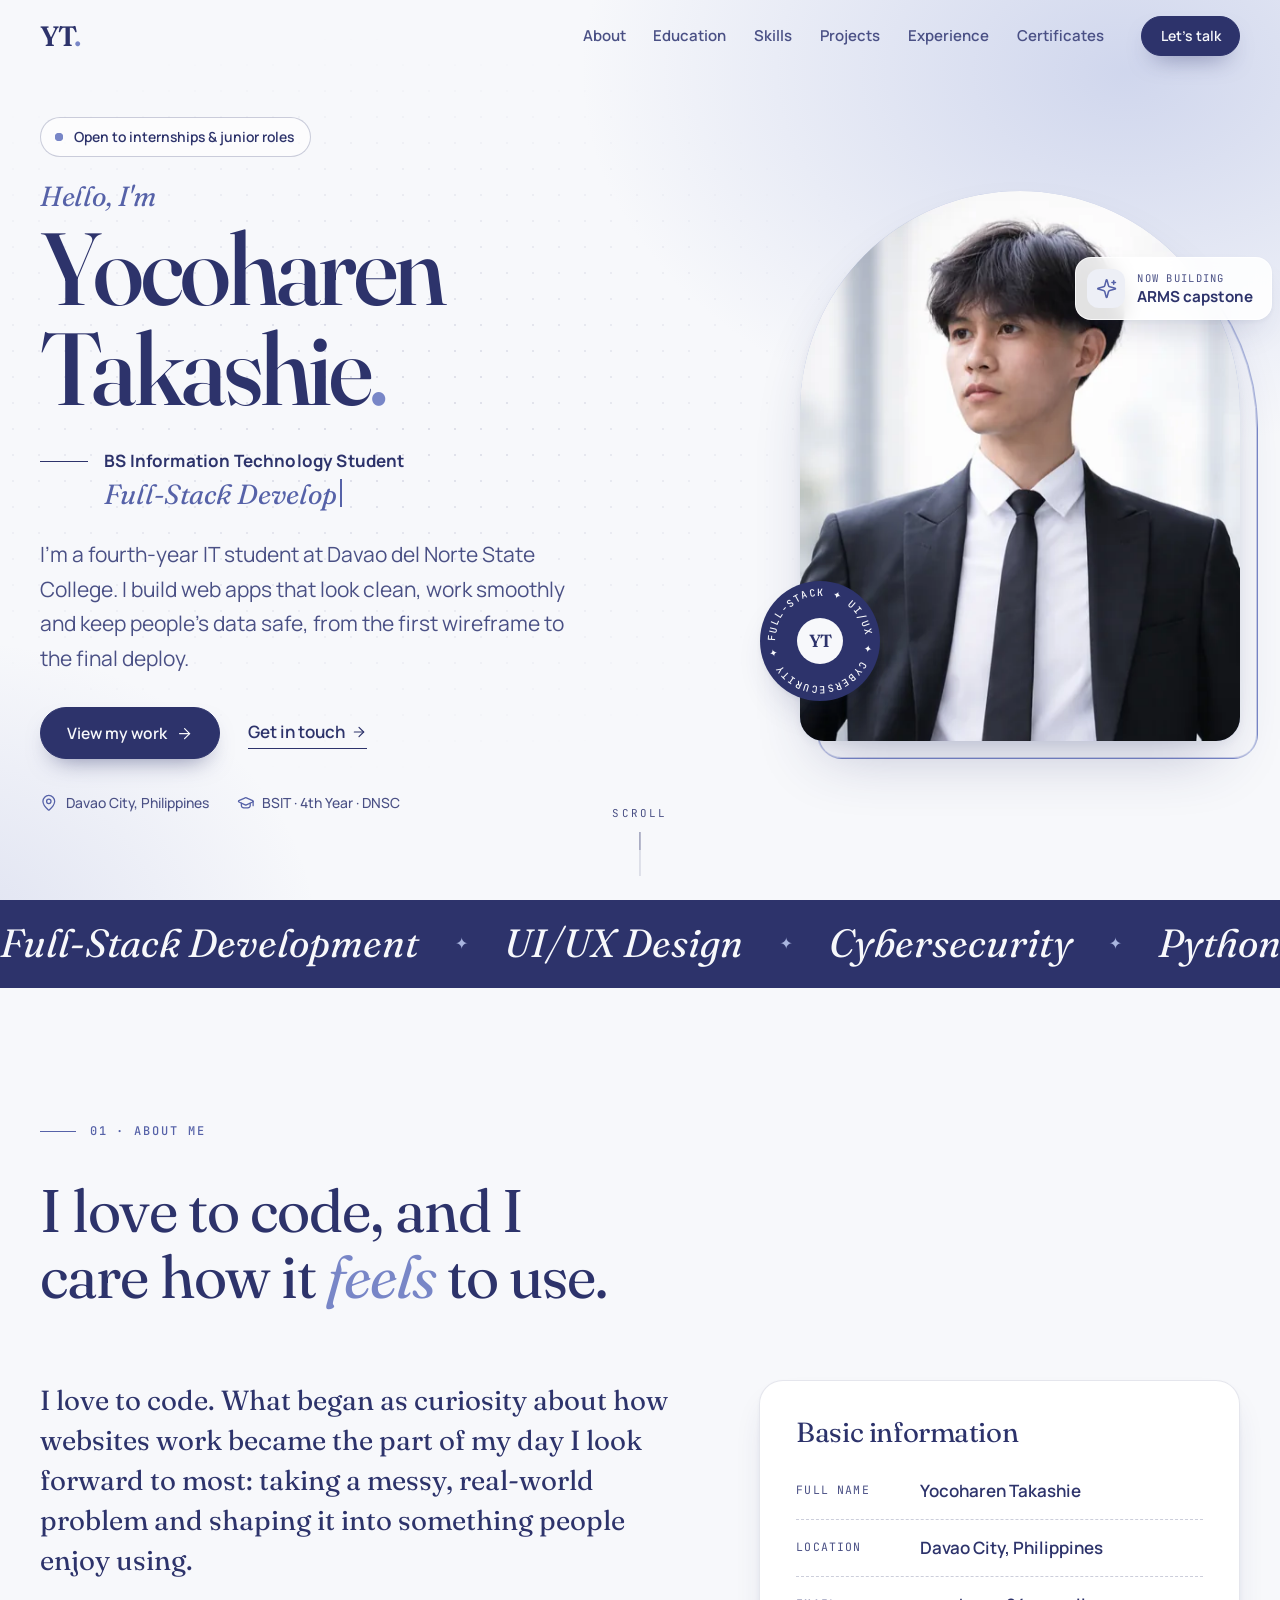
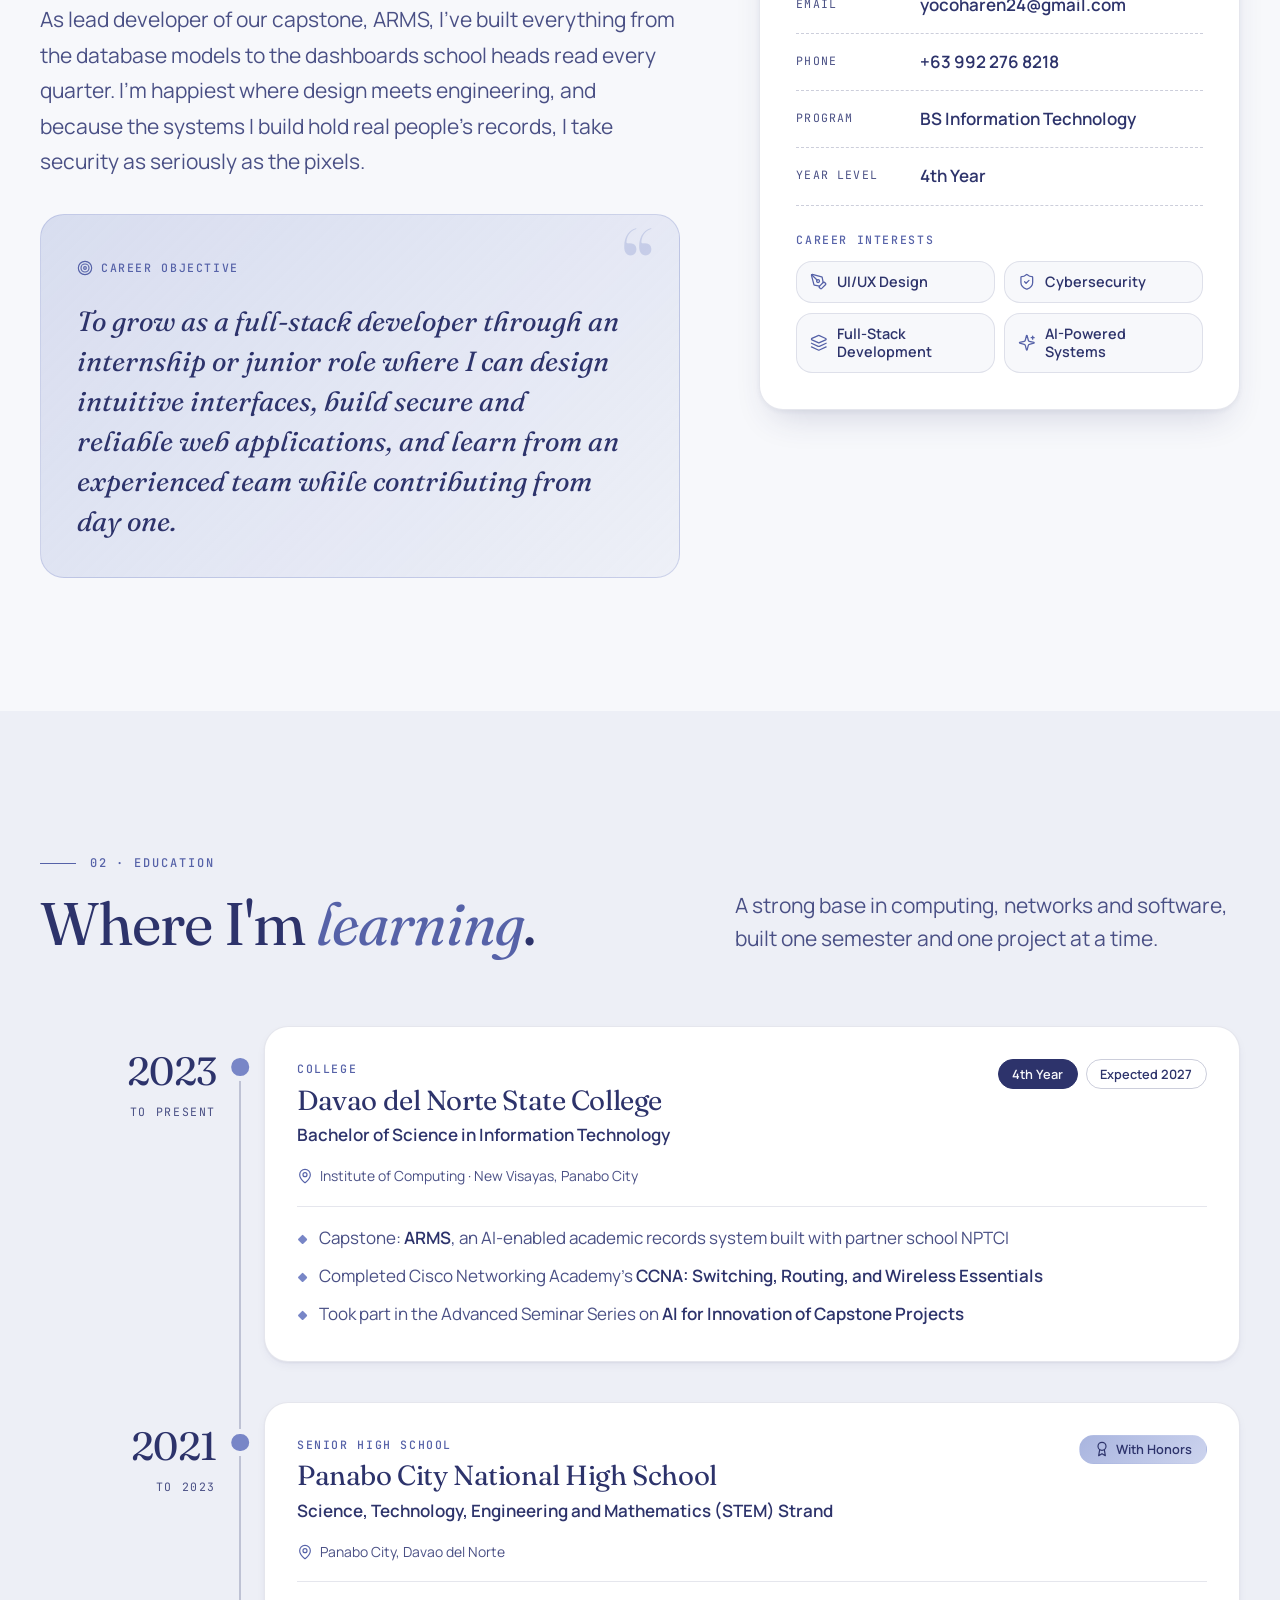
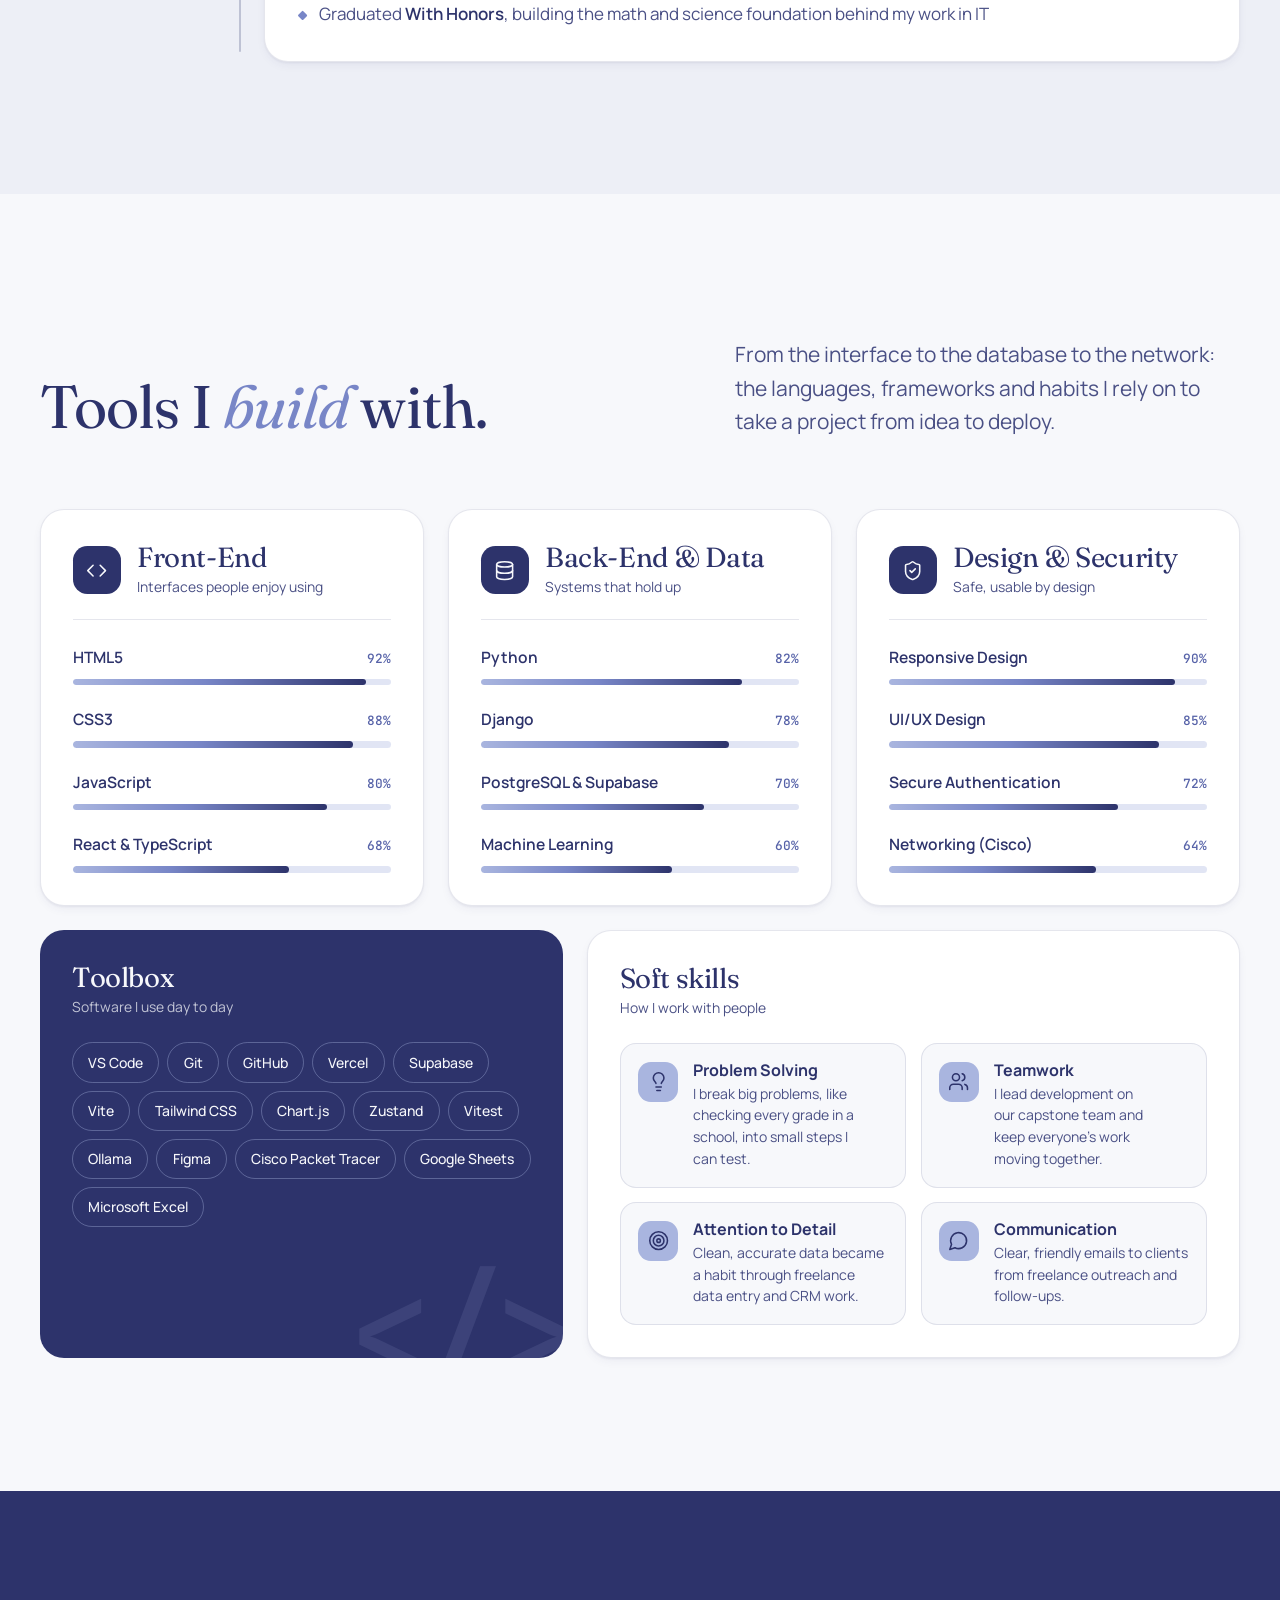
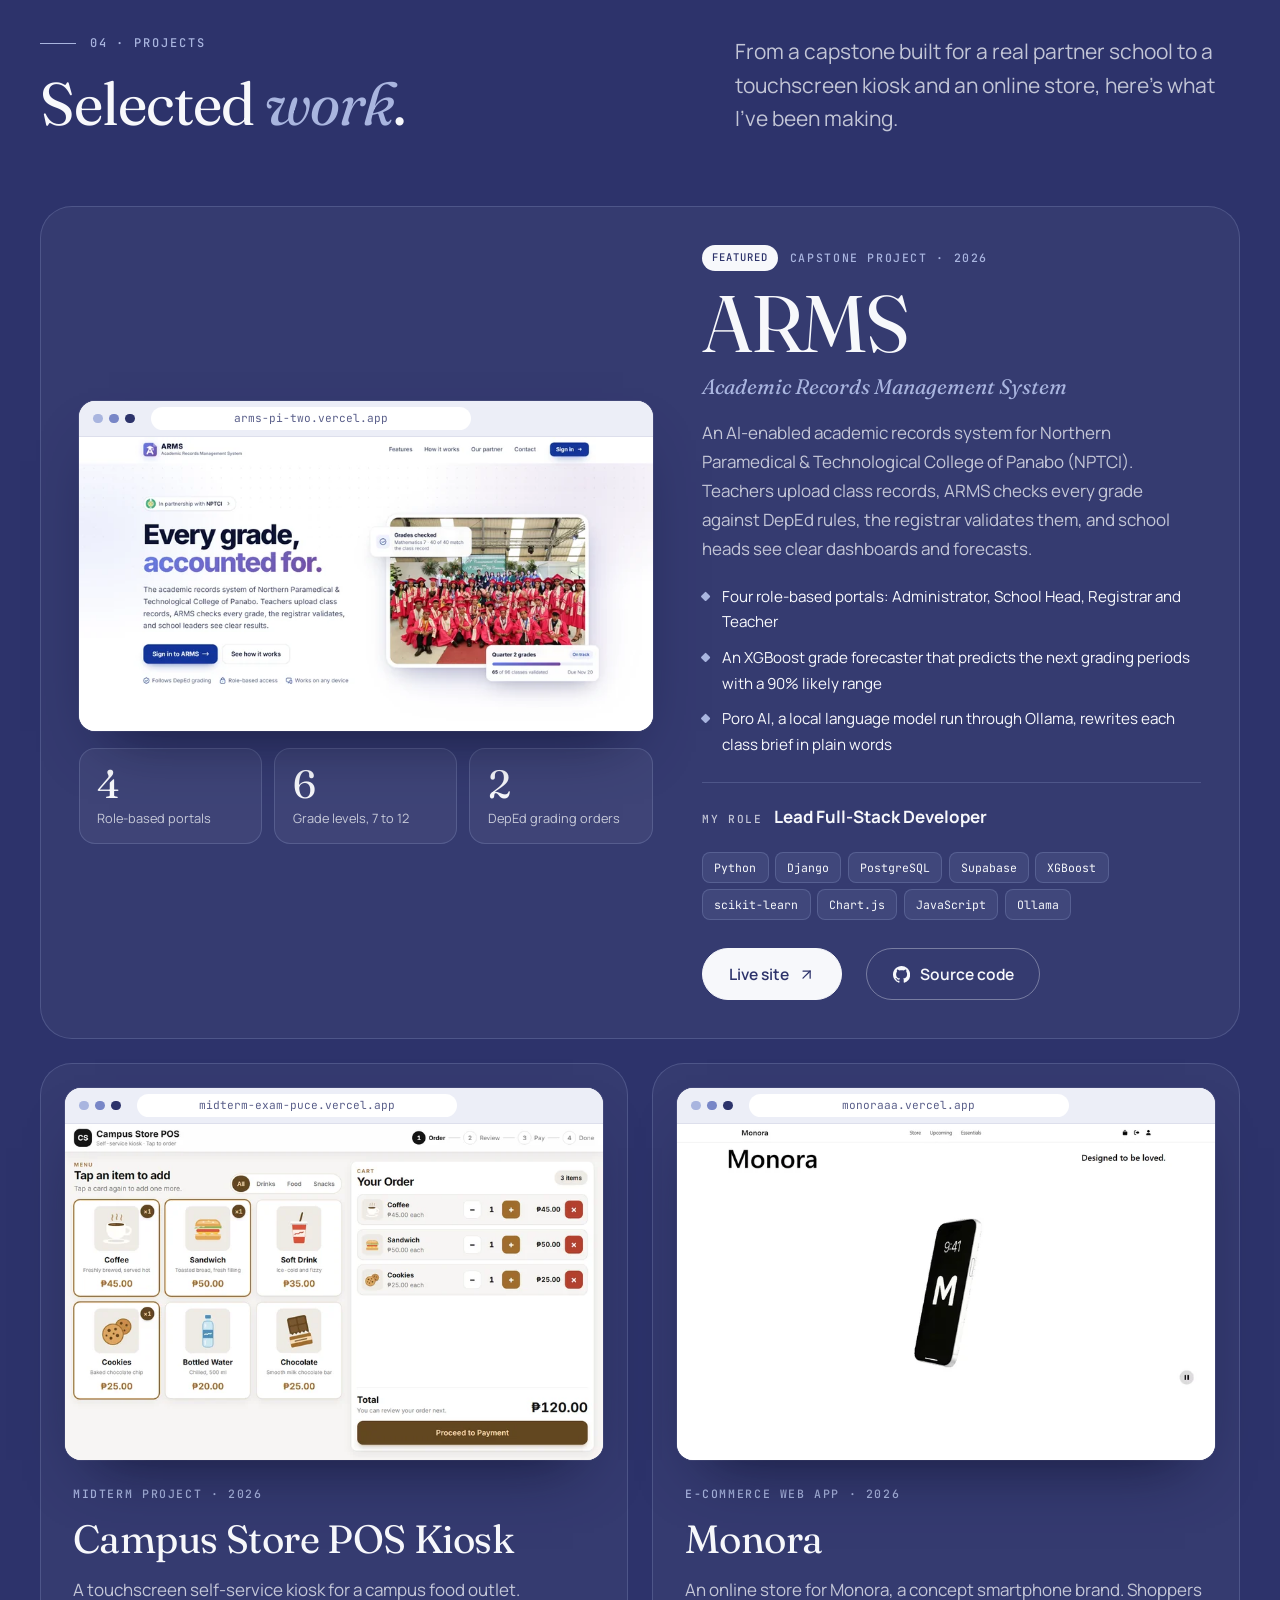
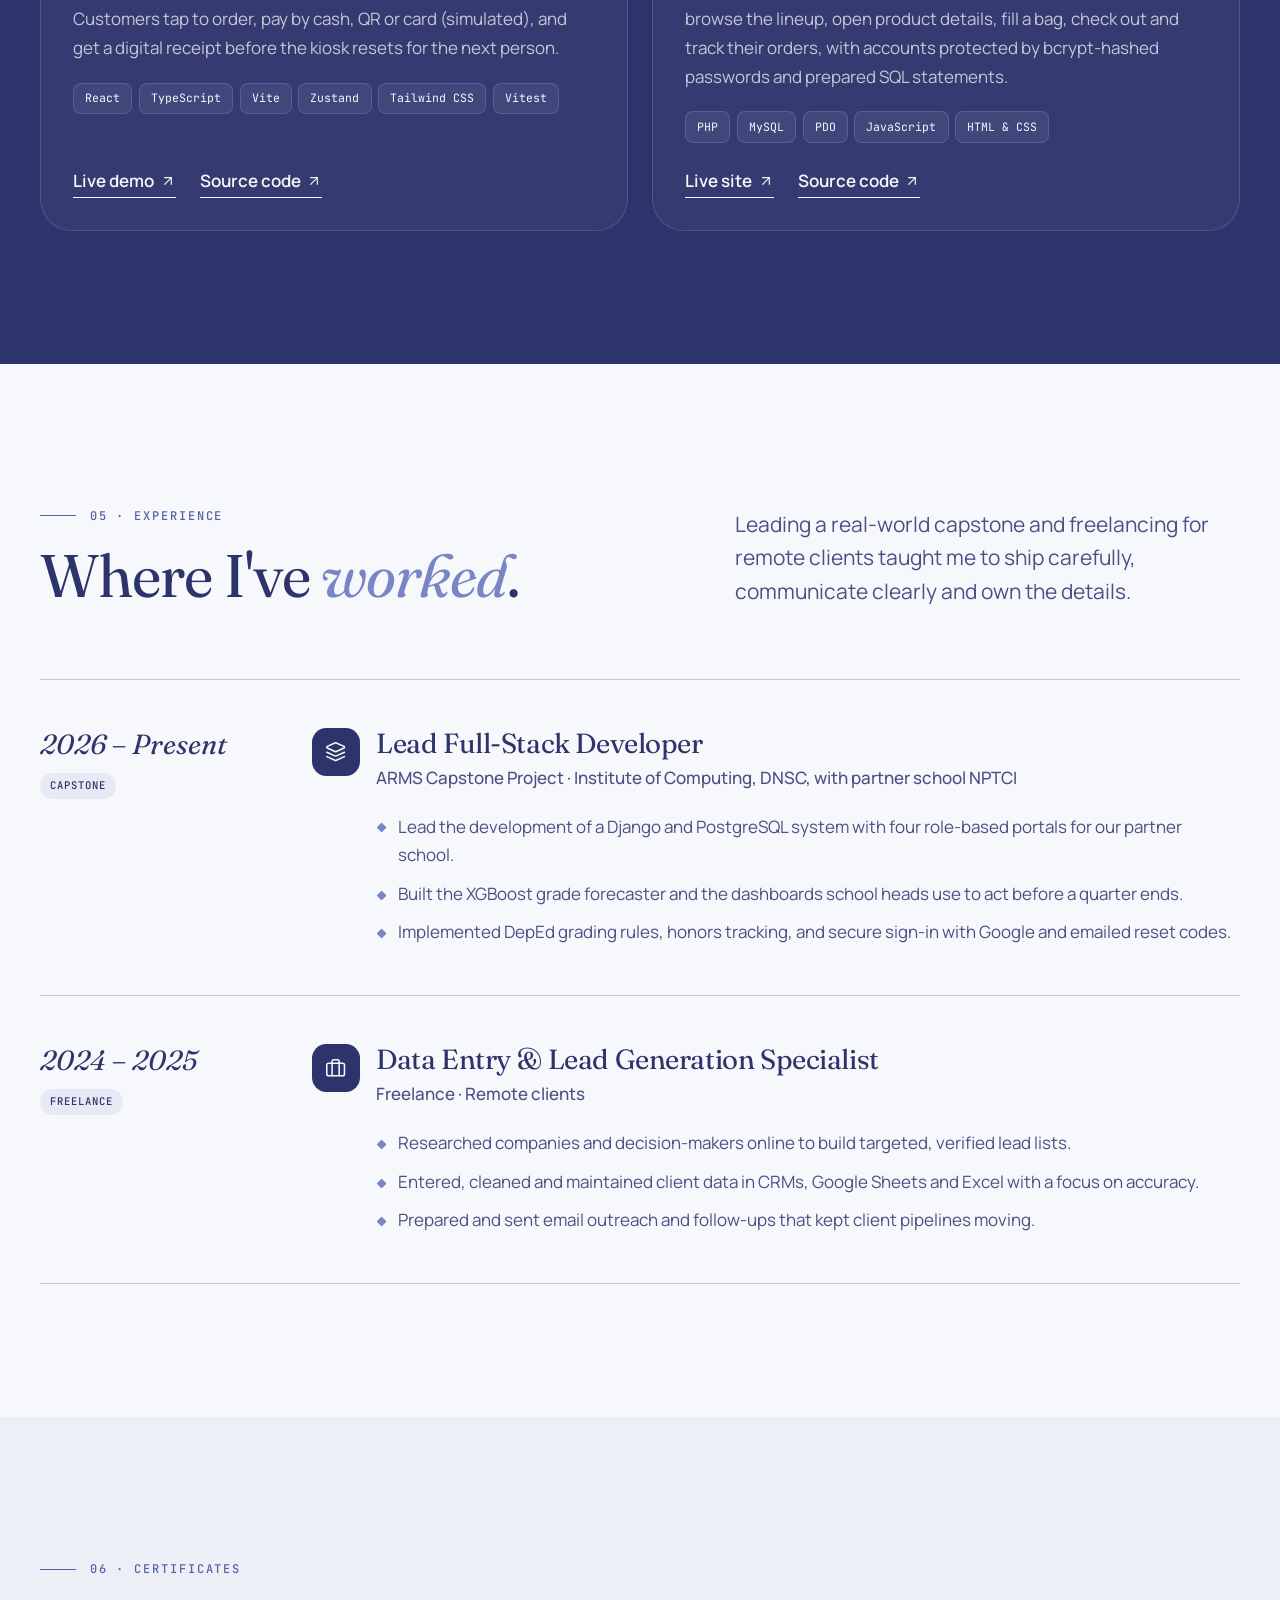
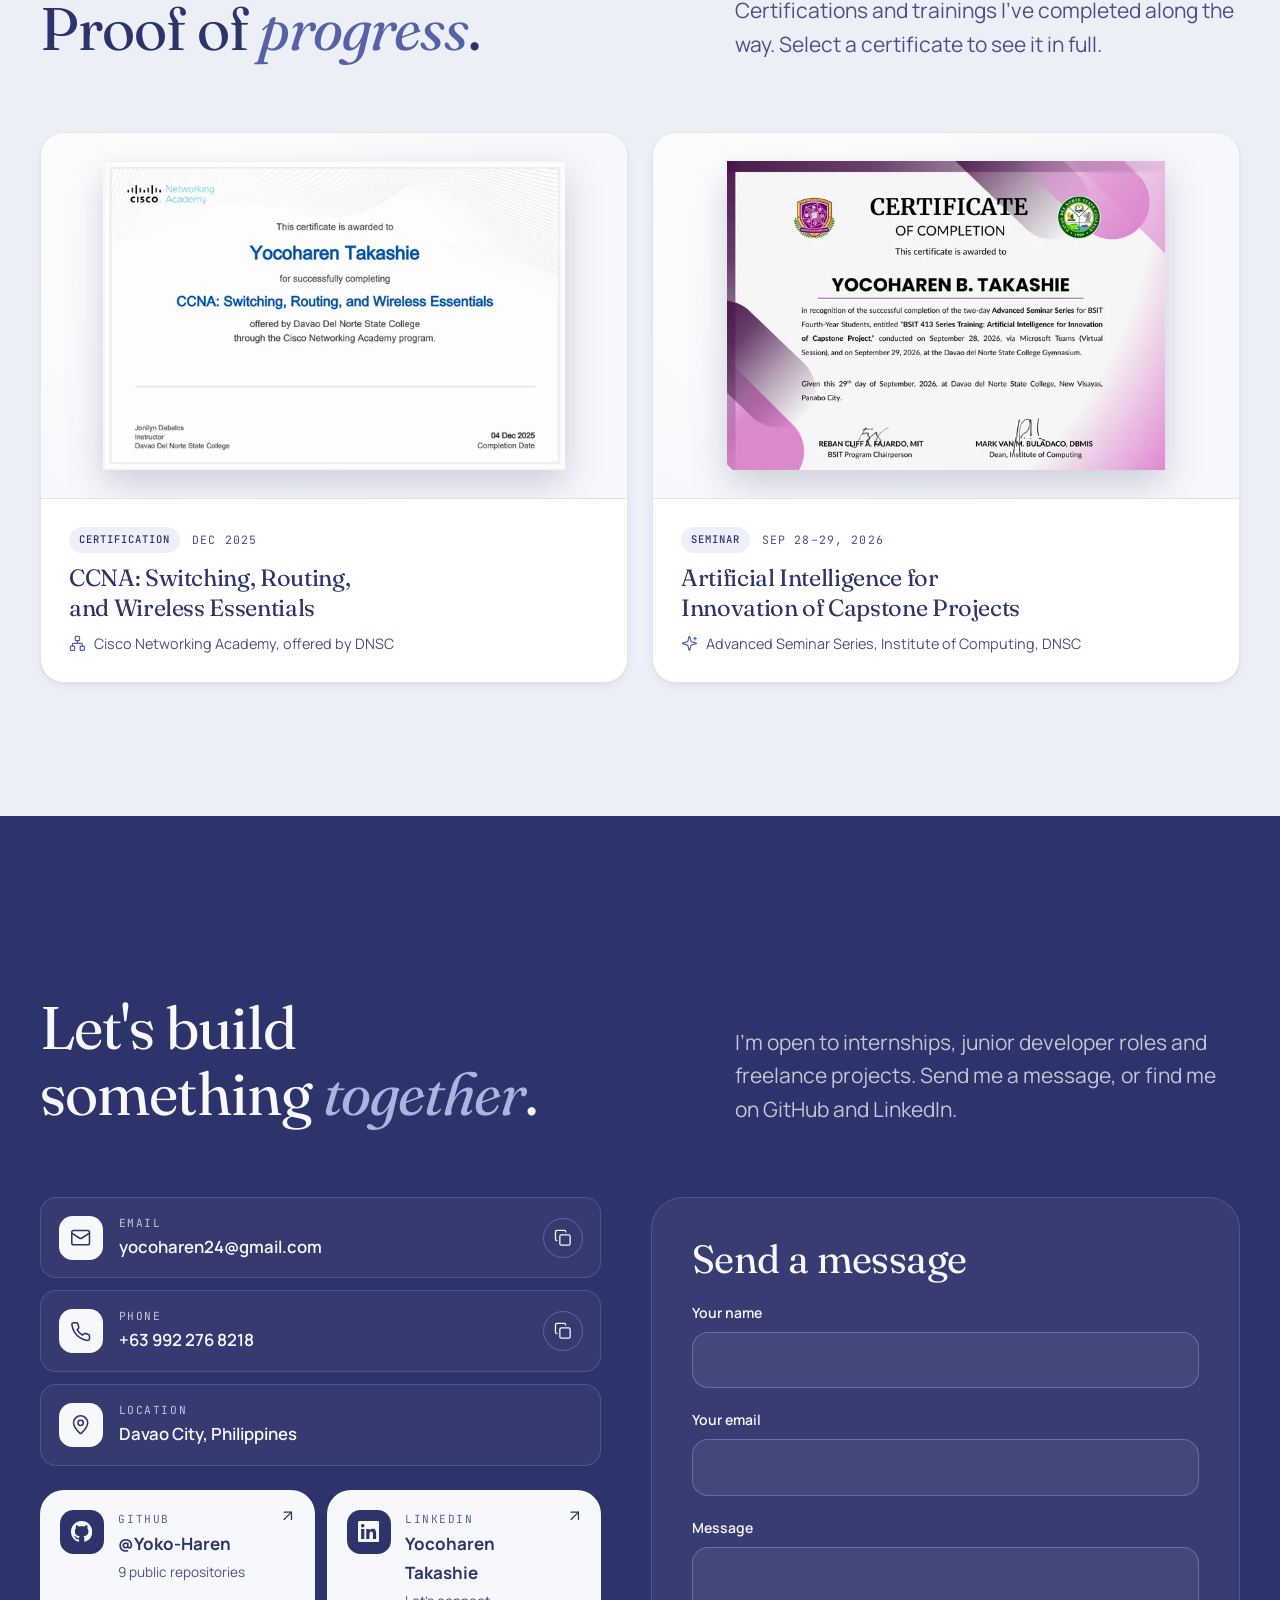
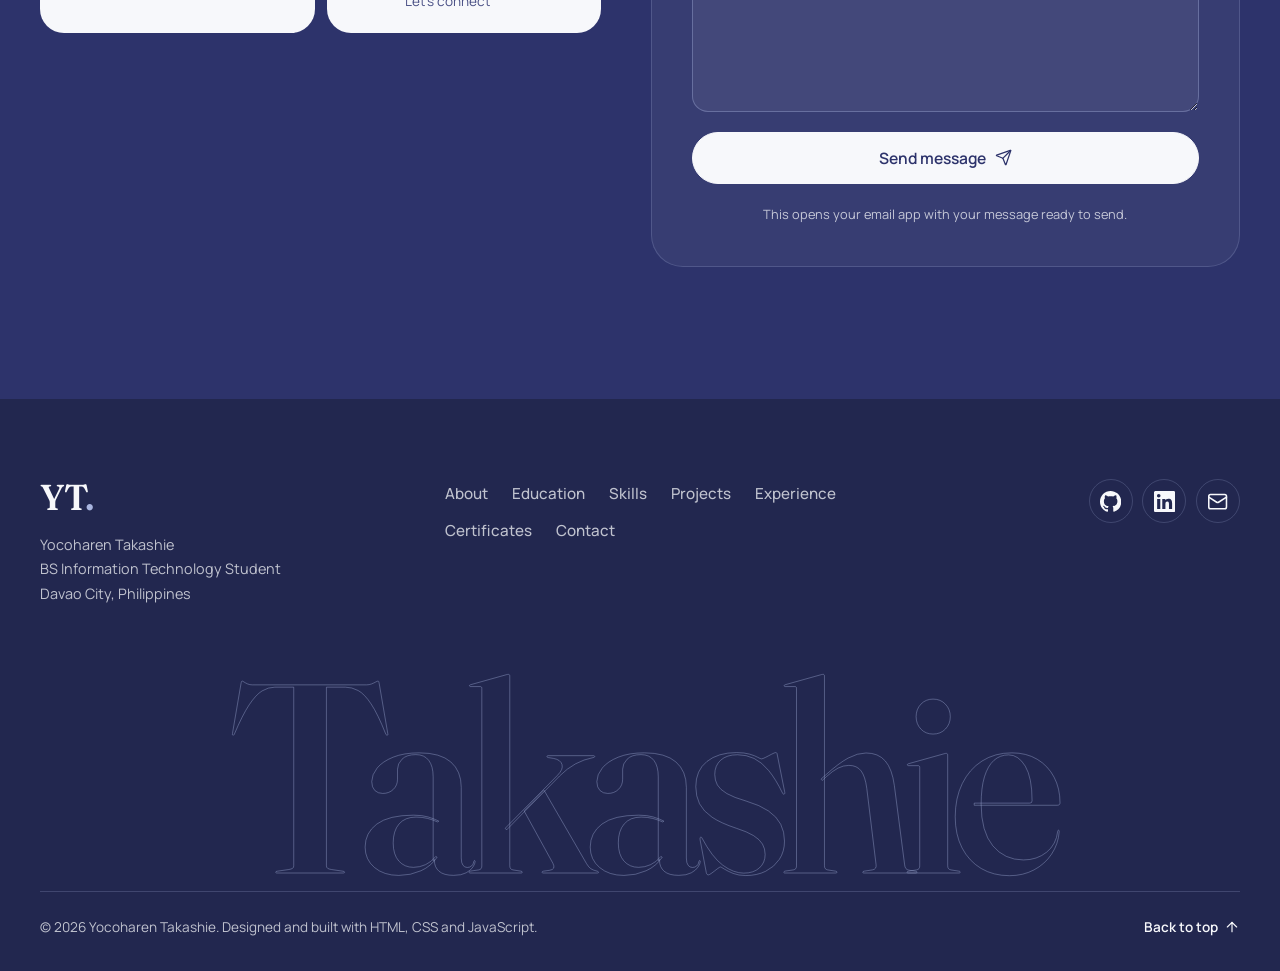
<file: index.html>
<!DOCTYPE html>
<html lang="en">
<head>
  <meta charset="UTF-8">
  <meta name="viewport" content="width=device-width, initial-scale=1">
  <title>Yocoharen Takashie | IT Student &amp; Full-Stack Developer</title>
  <meta name="description" content="Curriculum vitae of Yocoharen Takashie, a fourth-year BS Information Technology student at Davao del Norte State College and full-stack developer with a passion for UI/UX design and cybersecurity.">
  <meta name="author" content="Yocoharen Takashie">
  <meta name="theme-color" content="#F7F8FB">

  <!-- Link previews on Facebook, Messenger, LinkedIn and others -->
  <meta property="og:type" content="profile">
  <meta property="og:title" content="Yocoharen Takashie | IT Student &amp; Full-Stack Developer">
  <meta property="og:description" content="Fourth-year BS Information Technology student at Davao del Norte State College, lead developer of the ARMS capstone, and full-stack developer with a passion for UI/UX and cybersecurity.">
  <meta property="og:image" content="assets/img/og-image.jpg">
  <meta property="og:image:width" content="1200">
  <meta property="og:image:height" content="630">
  <meta property="og:image:alt" content="Yocoharen Takashie, BS Information Technology Student and Full-Stack Developer">
  <meta property="profile:first_name" content="Yocoharen">
  <meta property="profile:last_name" content="Takashie">
  <meta name="twitter:card" content="summary_large_image">

  <link rel="icon" href="favicon.ico" sizes="48x48">
  <link rel="icon" href="assets/icons/favicon.svg" type="image/svg+xml">
  <link rel="apple-touch-icon" href="assets/icons/apple-touch-icon.png">

  <link rel="preconnect" href="https://fonts.googleapis.com">
  <link rel="preconnect" href="https://fonts.gstatic.com" crossorigin>
  <link rel="stylesheet" href="https://fonts.googleapis.com/css2?family=Fraunces:ital,opsz,wght@0,9..144,300..700;1,9..144,300..700&family=JetBrains+Mono:wght@400;500&family=Manrope:wght@400;500;600;700&display=swap">

  <link rel="stylesheet" href="css/tokens.css">
  <link rel="stylesheet" href="css/base.css">
  <link rel="stylesheet" href="css/layout.css">
  <link rel="stylesheet" href="css/components.css">
  <link rel="stylesheet" href="css/animations.css">
  <link rel="stylesheet" href="css/sections/header.css">
  <link rel="stylesheet" href="css/sections/hero.css">
  <link rel="stylesheet" href="css/sections/about.css">
  <link rel="stylesheet" href="css/sections/education.css">
  <link rel="stylesheet" href="css/sections/skills.css">
  <link rel="stylesheet" href="css/sections/projects.css">
  <link rel="stylesheet" href="css/sections/experience.css">
  <link rel="stylesheet" href="css/sections/certifications.css">
  <link rel="stylesheet" href="css/sections/contact.css">
  <link rel="stylesheet" href="css/sections/footer.css">
  <noscript><style>[data-reveal]{opacity:1!important;transform:none!important;animation:none!important}</style></noscript>

  <!-- Structured data so search engines understand who this page is about -->
  <script type="application/ld+json">
  {
    "@context": "https://schema.org",
    "@type": "Person",
    "name": "Yocoharen Takashie",
    "jobTitle": "BS Information Technology Student",
    "description": "Full-stack developer with a passion for UI/UX design and cybersecurity.",
    "email": "mailto:yocoharen24@gmail.com",
    "address": { "@type": "PostalAddress", "addressLocality": "Davao City", "addressCountry": "PH" },
    "affiliation": { "@type": "CollegeOrUniversity", "name": "Davao del Norte State College" },
    "alumniOf": { "@type": "HighSchool", "name": "Panabo City National High School" },
    "knowsAbout": ["Full-Stack Web Development", "UI/UX Design", "Cybersecurity", "Python", "Django", "JavaScript", "React"],
    "sameAs": ["https://github.com/Yoko-Haren", "https://www.linkedin.com/in/yocoharen-takashie-14917a354"]
  }
  </script>

  <script type="module" src="js/main.js"></script>
</head>
<body>
  <a class="skip-link" href="#main">Skip to main content</a>

  <!-- Icon sprite: each symbol is drawn with <svg class="icon"><use href="#i-name"/></svg> -->
  <svg class="sprite" xmlns="http://www.w3.org/2000/svg" aria-hidden="true" focusable="false">
    <symbol id="i-arrow-right" viewBox="0 0 24 24"><path d="M5 12h14"/><path d="m12 5 7 7-7 7"/></symbol>
    <symbol id="i-arrow-up-right" viewBox="0 0 24 24"><path d="M7 17 17 7"/><path d="M7 7h10v10"/></symbol>
    <symbol id="i-arrow-up" viewBox="0 0 24 24"><path d="m5 12 7-7 7 7"/><path d="M12 19V5"/></symbol>
    <symbol id="i-map-pin" viewBox="0 0 24 24"><path d="M20 10c0 4.993-5.539 10.193-7.399 11.799a1 1 0 0 1-1.202 0C9.539 20.193 4 14.993 4 10a8 8 0 0 1 16 0"/><circle cx="12" cy="10" r="3"/></symbol>
    <symbol id="i-graduation" viewBox="0 0 24 24"><path d="M21.42 10.922a1 1 0 0 0-.019-1.838L12.83 5.18a2 2 0 0 0-1.66 0L2.6 9.08a1 1 0 0 0 0 1.832l8.57 3.908a2 2 0 0 0 1.66 0z"/><path d="M22 10v6"/><path d="M6 12.5V16a6 3 0 0 0 12 0v-3.5"/></symbol>
    <symbol id="i-mail" viewBox="0 0 24 24"><rect width="20" height="16" x="2" y="4" rx="2"/><path d="m22 7-8.97 5.7a1.94 1.94 0 0 1-2.06 0L2 7"/></symbol>
    <symbol id="i-phone" viewBox="0 0 24 24"><path d="M22 16.92v3a2 2 0 0 1-2.18 2 19.79 19.79 0 0 1-8.63-3.07 19.5 19.5 0 0 1-6-6 19.79 19.79 0 0 1-3.07-8.67A2 2 0 0 1 4.11 2h3a2 2 0 0 1 2 1.72 12.84 12.84 0 0 0 .7 2.81 2 2 0 0 1-.45 2.11L8.09 9.91a16 16 0 0 0 6 6l1.27-1.27a2 2 0 0 1 2.11-.45 12.84 12.84 0 0 0 2.81.7A2 2 0 0 1 22 16.92z"/></symbol>
    <symbol id="i-github" viewBox="0 0 16 16"><path fill="currentColor" stroke="none" d="M8 0C3.58 0 0 3.58 0 8c0 3.54 2.29 6.53 5.47 7.59.4.07.55-.17.55-.38 0-.19-.01-.82-.01-1.49-2.01.37-2.53-.49-2.69-.94-.09-.23-.48-.94-.82-1.13-.28-.15-.68-.52-.01-.53.63-.01 1.08.58 1.23.82.72 1.21 1.87.87 2.33.66.07-.52.28-.87.51-1.07-1.78-.2-3.64-.89-3.64-3.95 0-.87.31-1.59.82-2.15-.08-.2-.36-1.02.08-2.12 0 0 .67-.21 2.2.82.64-.18 1.32-.27 2-.27.68 0 1.36.09 2 .27 1.53-1.04 2.2-.82 2.2-.82.44 1.1.16 1.92.08 2.12.51.56.82 1.27.82 2.15 0 3.07-1.87 3.75-3.65 3.95.29.25.54.73.54 1.48 0 1.07-.01 1.93-.01 2.2 0 .21.15.46.55.38A8.01 8.01 0 0 0 16 8c0-4.42-3.58-8-8-8z"/></symbol>
    <symbol id="i-linkedin" viewBox="0 0 24 24"><path fill="currentColor" stroke="none" d="M20.45 20.45h-3.55v-5.57c0-1.33-.03-3.04-1.85-3.04-1.86 0-2.14 1.45-2.14 2.94v5.67H9.35V9h3.41v1.56h.05c.48-.9 1.64-1.85 3.37-1.85 3.6 0 4.27 2.37 4.27 5.46v6.28zM5.34 7.43a2.06 2.06 0 1 1 0-4.12 2.06 2.06 0 0 1 0 4.12zM7.12 20.45H3.56V9h3.56v11.45zM22.22 0H1.77C.79 0 0 .77 0 1.73v20.54C0 23.23.79 24 1.77 24h20.45c.98 0 1.78-.77 1.78-1.73V1.73C24 .77 23.2 0 22.22 0z"/></symbol>
    <symbol id="i-copy" viewBox="0 0 24 24"><rect width="14" height="14" x="8" y="8" rx="2"/><path d="M4 16c-1.1 0-2-.9-2-2V4c0-1.1.9-2 2-2h10c1.1 0 2 .9 2 2"/></symbol>
    <symbol id="i-check" viewBox="0 0 24 24"><path d="M20 6 9 17l-5-5"/></symbol>
    <symbol id="i-code" viewBox="0 0 24 24"><path d="m16 18 6-6-6-6"/><path d="m8 6-6 6 6 6"/></symbol>
    <symbol id="i-database" viewBox="0 0 24 24"><ellipse cx="12" cy="5" rx="9" ry="3"/><path d="M3 5v14a9 3 0 0 0 18 0V5"/><path d="M3 12a9 3 0 0 0 18 0"/></symbol>
    <symbol id="i-shield" viewBox="0 0 24 24"><path d="M20 13c0 5-3.5 7.5-7.66 8.95a1 1 0 0 1-.67-.01C7.5 20.5 4 18 4 13V6a1 1 0 0 1 1-1c2 0 4.5-1.2 6.24-2.72a1.17 1.17 0 0 1 1.52 0C14.51 3.81 17 5 19 5a1 1 0 0 1 1 1z"/><path d="m9 12 2 2 4-4"/></symbol>
    <symbol id="i-bulb" viewBox="0 0 24 24"><path d="M15 14c.2-1 .7-1.7 1.5-2.5 1-.9 1.5-2.2 1.5-3.5A6 6 0 0 0 6 8c0 1 .2 2.2 1.5 3.5.7.7 1.3 1.5 1.5 2.5"/><path d="M9 18h6"/><path d="M10 22h4"/></symbol>
    <symbol id="i-users" viewBox="0 0 24 24"><path d="M16 21v-2a4 4 0 0 0-4-4H6a4 4 0 0 0-4 4v2"/><circle cx="9" cy="7" r="4"/><path d="M22 21v-2a4 4 0 0 0-3-3.87"/><path d="M16 3.13a4 4 0 0 1 0 7.75"/></symbol>
    <symbol id="i-target" viewBox="0 0 24 24"><circle cx="12" cy="12" r="10"/><circle cx="12" cy="12" r="6"/><circle cx="12" cy="12" r="2"/></symbol>
    <symbol id="i-chat" viewBox="0 0 24 24"><path d="M7.9 20A9 9 0 1 0 4 16.1L2 22Z"/></symbol>
    <symbol id="i-pen" viewBox="0 0 24 24"><path d="M15.707 21.293a1 1 0 0 1-1.414 0l-1.586-1.586a1 1 0 0 1 0-1.414l5.586-5.586a1 1 0 0 1 1.414 0l1.586 1.586a1 1 0 0 1 0 1.414z"/><path d="m18 13-1.375-6.874a1 1 0 0 0-.746-.776L3.235 2.028a1 1 0 0 0-1.207 1.207L5.35 15.879a1 1 0 0 0 .776.746L13 18"/><path d="m2.3 2.3 7.286 7.286"/><circle cx="11" cy="11" r="2"/></symbol>
    <symbol id="i-layers" viewBox="0 0 24 24"><path d="M12.83 2.18a2 2 0 0 0-1.66 0L2.6 6.08a1 1 0 0 0 0 1.83l8.58 3.91a2 2 0 0 0 1.66 0l8.58-3.9a1 1 0 0 0 0-1.83Z"/><path d="m22 17.65-9.17 4.16a2 2 0 0 1-1.66 0L2 17.65"/><path d="m22 12.65-9.17 4.16a2 2 0 0 1-1.66 0L2 12.65"/></symbol>
    <symbol id="i-sparkles" viewBox="0 0 24 24"><path d="M9.937 15.5A2 2 0 0 0 8.5 14.063l-6.135-1.582a.5.5 0 0 1 0-.962L8.5 9.936A2 2 0 0 0 9.937 8.5l1.582-6.135a.5.5 0 0 1 .963 0L14.063 8.5A2 2 0 0 0 15.5 9.937l6.135 1.581a.5.5 0 0 1 0 .964L15.5 14.063a2 2 0 0 0-1.437 1.437l-1.582 6.135a.5.5 0 0 1-.963 0z"/><path d="M20 3v4"/><path d="M22 5h-4"/></symbol>
    <symbol id="i-award" viewBox="0 0 24 24"><circle cx="12" cy="8" r="6"/><path d="M15.477 12.89 17 22l-5-3-5 3 1.523-9.11"/></symbol>
    <symbol id="i-expand" viewBox="0 0 24 24"><path d="M15 3h6v6"/><path d="M9 21H3v-6"/><path d="m21 3-7 7"/><path d="m3 21 7-7"/></symbol>
    <symbol id="i-x" viewBox="0 0 24 24"><path d="M18 6 6 18"/><path d="m6 6 12 12"/></symbol>
    <symbol id="i-send" viewBox="0 0 24 24"><path d="M14.536 21.686a.5.5 0 0 0 .937-.024l6.5-19a.496.496 0 0 0-.635-.635l-19 6.5a.5.5 0 0 0-.024.937l7.93 3.18a2 2 0 0 1 1.112 1.11z"/><path d="m21.854 2.147-10.94 10.939"/></symbol>
    <symbol id="i-network" viewBox="0 0 24 24"><rect width="6" height="6" x="16" y="16" rx="1"/><rect width="6" height="6" x="2" y="16" rx="1"/><rect width="6" height="6" x="9" y="2" rx="1"/><path d="M5 16v-3a1 1 0 0 1 1-1h12a1 1 0 0 1 1 1v3"/><path d="M12 12V8"/></symbol>
    <symbol id="i-briefcase" viewBox="0 0 24 24"><path d="M16 20V4a2 2 0 0 0-2-2h-4a2 2 0 0 0-2 2v16"/><rect width="20" height="14" x="2" y="6" rx="2"/></symbol>
  </svg>

  <header class="site-header" data-header>
    <div class="container nav">
      <a class="nav__logo" href="#top" aria-label="Yocoharen Takashie, back to top">YT<span aria-hidden="true">.</span></a>

      <nav class="nav__panel" id="nav-panel" aria-label="Main">
        <ul class="nav__list" role="list">
          <li><a class="nav__link" href="#about"><span class="nav__index" aria-hidden="true">01</span>About</a></li>
          <li><a class="nav__link" href="#education"><span class="nav__index" aria-hidden="true">02</span>Education</a></li>
          <li><a class="nav__link" href="#skills"><span class="nav__index" aria-hidden="true">03</span>Skills</a></li>
          <li><a class="nav__link" href="#projects"><span class="nav__index" aria-hidden="true">04</span>Projects</a></li>
          <li><a class="nav__link" href="#experience"><span class="nav__index" aria-hidden="true">05</span>Experience</a></li>
          <li><a class="nav__link" href="#certifications"><span class="nav__index" aria-hidden="true">06</span>Certificates</a></li>
          <li class="nav__item--contact"><a class="nav__link" href="#contact"><span class="nav__index" aria-hidden="true">07</span>Contact</a></li>
        </ul>
        <div class="nav__panel-foot">
          <a href="mailto:yocoharen24@gmail.com">yocoharen24@gmail.com</a>
          <div class="nav__socials">
            <a href="https://github.com/Yoko-Haren" target="_blank" rel="noopener noreferrer" aria-label="GitHub profile (opens in a new tab)"><svg class="icon" aria-hidden="true"><use href="#i-github"/></svg></a>
            <a href="https://www.linkedin.com/in/yocoharen-takashie-14917a354" target="_blank" rel="noopener noreferrer" aria-label="LinkedIn profile (opens in a new tab)"><svg class="icon" aria-hidden="true"><use href="#i-linkedin"/></svg></a>
          </div>
        </div>
      </nav>

      <a class="btn btn--primary btn--small nav__cta" href="#contact">Let's talk</a>

      <button class="nav__toggle" type="button" aria-controls="nav-panel" aria-expanded="false" data-nav-toggle>
        <span class="visually-hidden">Open menu</span>
        <span class="nav__toggle-bar" aria-hidden="true"></span>
        <span class="nav__toggle-bar" aria-hidden="true"></span>
      </button>
    </div>
  </header>

  <main id="main">
    <!-- ==================== Hero / personal profile ==================== -->
    <section class="hero" id="top" aria-labelledby="hero-title">
      <div class="hero__bg" aria-hidden="true"></div>

      <div class="container hero__grid">
        <div class="hero__content">
          <p class="hero__status"><span class="pulse" aria-hidden="true"></span>Open to internships &amp; junior roles</p>

          <h1 class="hero__title" id="hero-title">
            <span class="hero__hello"><span>Hello, I'm</span></span>
            <span class="hero__line"><span>Yocoharen</span></span>
            <span class="hero__line"><span>Takashie<span class="hero__dot">.</span></span></span>
          </h1>

          <div class="hero__role">
            <span class="hero__rule" aria-hidden="true"></span>
            <div>
              <p class="hero__position">BS Information Technology Student</p>
              <p class="hero__typed">
                <span class="visually-hidden">Full-Stack Developer, UI/UX Designer and Cybersecurity Enthusiast</span>
                <span aria-hidden="true"><span data-typed="Full-Stack Developer|UI/UX Designer|Cybersecurity Enthusiast">Full-Stack Developer</span><span class="caret"></span></span>
              </p>
            </div>
          </div>

          <p class="hero__intro">I'm a fourth-year IT student at Davao del Norte State College. I build web apps that look clean, work smoothly and keep people's data safe, from the first wireframe to the final deploy.</p>

          <div class="hero__actions">
            <a class="btn btn--primary" href="#projects">View my work <svg class="icon" aria-hidden="true"><use href="#i-arrow-right"/></svg></a>
            <a class="link-arrow" href="#contact">Get in touch<svg class="icon" aria-hidden="true"><use href="#i-arrow-right"/></svg></a>
          </div>

          <ul class="hero__meta" role="list">
            <li><svg class="icon" aria-hidden="true"><use href="#i-map-pin"/></svg>Davao City, Philippines</li>
            <li><svg class="icon" aria-hidden="true"><use href="#i-graduation"/></svg>BSIT · 4th Year · DNSC</li>
          </ul>
        </div>

        <div class="hero__visual">
          <div class="portrait">
            <span class="portrait__outline" aria-hidden="true"></span>
            <div class="portrait__frame">
              <img src="assets/img/portrait/takashie-720.webp"
                   srcset="assets/img/portrait/takashie-480.webp 480w, assets/img/portrait/takashie-720.webp 720w, assets/img/portrait/takashie-960.webp 960w"
                   sizes="(min-width: 60em) 440px, (min-width: 37.5em) 360px, 72vw"
                   width="960" height="1440" fetchpriority="high"
                   alt="Yocoharen Takashie wearing a black suit, white shirt and black tie">
            </div>

            <div class="spin-badge" aria-hidden="true">
              <svg viewBox="0 0 120 120">
                <defs><path id="badge-path" d="M60 60m-45 0a45 45 0 1 1 90 0a45 45 0 1 1-90 0"/></defs>
                <text textLength="282" lengthAdjust="spacing"><textPath href="#badge-path">FULL-STACK ✦ UI/UX ✦ CYBERSECURITY ✦&#160;</textPath></text>
              </svg>
              <span class="spin-badge__core">YT</span>
            </div>

            <div class="portrait__card">
              <span class="portrait__card-icon"><svg class="icon" aria-hidden="true"><use href="#i-sparkles"/></svg></span>
              <span>
                <span class="portrait__card-label">Now building</span>
                <span class="portrait__card-title">ARMS capstone</span>
              </span>
            </div>
          </div>
        </div>
      </div>

      <a class="hero__scroll" href="#about"><span>Scroll</span><span class="hero__scroll-line" aria-hidden="true"></span></a>
    </section>

    <!-- Decorative band of focus areas; the same content appears in Skills -->
    <div class="marquee" aria-hidden="true">
      <div class="marquee__track">
        <div class="marquee__group">
          <span class="marquee__item">Full-Stack Development</span><span class="marquee__star">✦</span>
          <span class="marquee__item">UI/UX Design</span><span class="marquee__star">✦</span>
          <span class="marquee__item">Cybersecurity</span><span class="marquee__star">✦</span>
          <span class="marquee__item">Python &amp; Django</span><span class="marquee__star">✦</span>
          <span class="marquee__item">React &amp; TypeScript</span><span class="marquee__star">✦</span>
          <span class="marquee__item">Machine Learning</span><span class="marquee__star">✦</span>
          <span class="marquee__item">Networking</span><span class="marquee__star">✦</span>
        </div>
        <div class="marquee__group">
          <span class="marquee__item">Full-Stack Development</span><span class="marquee__star">✦</span>
          <span class="marquee__item">UI/UX Design</span><span class="marquee__star">✦</span>
          <span class="marquee__item">Cybersecurity</span><span class="marquee__star">✦</span>
          <span class="marquee__item">Python &amp; Django</span><span class="marquee__star">✦</span>
          <span class="marquee__item">React &amp; TypeScript</span><span class="marquee__star">✦</span>
          <span class="marquee__item">Machine Learning</span><span class="marquee__star">✦</span>
          <span class="marquee__item">Networking</span><span class="marquee__star">✦</span>
        </div>
      </div>
    </div>

    <!-- ==================== About / basic information ==================== -->
    <section class="section about" id="about" aria-labelledby="about-title">
      <div class="container">
        <header class="section-head">
          <p class="eyebrow" data-reveal>01 · About me</p>
          <h2 class="section-title" id="about-title" data-reveal>I love to code, and I care how it <em>feels</em> to use.</h2>
        </header>

        <div class="about__grid">
          <div class="about__story">
            <p class="about__lead" data-reveal>I love to code. What began as curiosity about how websites work became the part of my day I look forward to most: taking a messy, real-world problem and shaping it into something people enjoy using.</p>
            <p data-reveal>As lead developer of our capstone, ARMS, I've built everything from the database models to the dashboards school heads read every quarter. I'm happiest where design meets engineering, and because the systems I build hold real people's records, I take security as seriously as the pixels.</p>

            <figure class="objective" data-reveal>
              <figcaption class="objective__label"><svg class="icon" aria-hidden="true"><use href="#i-target"/></svg>Career objective</figcaption>
              <blockquote class="objective__text">
                <p>To grow as a full-stack developer through an internship or junior role where I can design intuitive interfaces, build secure and reliable web applications, and learn from an experienced team while contributing from day one.</p>
              </blockquote>
            </figure>
          </div>

          <aside class="info-card" aria-labelledby="info-title" data-reveal>
            <h3 class="info-card__title" id="info-title">Basic information</h3>
            <dl class="info-list">
              <div class="info-list__row"><dt>Full name</dt><dd>Yocoharen Takashie</dd></div>
              <div class="info-list__row"><dt>Location</dt><dd>Davao City, Philippines</dd></div>
              <div class="info-list__row"><dt>Email</dt><dd><a href="mailto:yocoharen24@gmail.com">yocoharen24<wbr>@gmail.com</a></dd></div>
              <div class="info-list__row"><dt>Phone</dt><dd><a href="tel:+639922768218">+63 992 276 8218</a></dd></div>
              <div class="info-list__row"><dt>Program</dt><dd>BS Information Technology</dd></div>
              <div class="info-list__row"><dt>Year level</dt><dd>4th Year</dd></div>
            </dl>

            <h3 class="info-card__subtitle">Career interests</h3>
            <ul class="interests" role="list">
              <li class="interest"><svg class="icon" aria-hidden="true"><use href="#i-pen"/></svg>UI/UX Design</li>
              <li class="interest"><svg class="icon" aria-hidden="true"><use href="#i-shield"/></svg>Cybersecurity</li>
              <li class="interest"><svg class="icon" aria-hidden="true"><use href="#i-layers"/></svg>Full-Stack Development</li>
              <li class="interest"><svg class="icon" aria-hidden="true"><use href="#i-sparkles"/></svg>AI-Powered Systems</li>
            </ul>
          </aside>
        </div>
      </div>
    </section>

    <!-- ==================== Education ==================== -->
    <section class="section section--tint education" id="education" aria-labelledby="education-title">
      <div class="container">
        <header class="section-head section-head--split">
          <div>
            <p class="eyebrow" data-reveal>02 · Education</p>
            <h2 class="section-title" id="education-title" data-reveal>Where I'm <em>learning</em>.</h2>
          </div>
          <p class="section-lede" data-reveal>A strong base in computing, networks and software, built one semester and one project at a time.</p>
        </header>

        <ol class="timeline" role="list" data-timeline>
          <li class="timeline__item" data-reveal>
            <p class="timeline__date">
              <span class="timeline__year">2023</span>
              <span class="timeline__to">to Present</span>
            </p>
            <span class="timeline__dot" aria-hidden="true"></span>
            <article class="timeline__card">
              <header class="timeline__head">
                <div>
                  <p class="timeline__kicker">College</p>
                  <h3 class="timeline__title">Davao del Norte State College</h3>
                  <p class="timeline__subtitle">Bachelor of Science in Information Technology</p>
                </div>
                <ul class="pill-list" role="list">
                  <li class="pill pill--solid">4th Year</li>
                  <li class="pill">Expected 2027</li>
                </ul>
              </header>
              <p class="timeline__meta"><svg class="icon" aria-hidden="true"><use href="#i-map-pin"/></svg>Institute of Computing · New Visayas, Panabo City</p>
              <ul class="timeline__points" role="list">
                <li>Capstone: <strong>ARMS</strong>, an AI-enabled academic records system built with partner school NPTCI</li>
                <li>Completed Cisco Networking Academy's <strong>CCNA: Switching, Routing, and Wireless Essentials</strong></li>
                <li>Took part in the Advanced Seminar Series on <strong>AI for Innovation of Capstone Projects</strong></li>
              </ul>
            </article>
          </li>

          <li class="timeline__item" data-reveal>
            <p class="timeline__date">
              <span class="timeline__year">2021</span>
              <span class="timeline__to">to 2023</span>
            </p>
            <span class="timeline__dot" aria-hidden="true"></span>
            <article class="timeline__card">
              <header class="timeline__head">
                <div>
                  <p class="timeline__kicker">Senior High School</p>
                  <h3 class="timeline__title">Panabo City National High School</h3>
                  <p class="timeline__subtitle">Science, Technology, Engineering and Mathematics (STEM) Strand</p>
                </div>
                <ul class="pill-list" role="list">
                  <li class="pill pill--award"><svg class="icon" aria-hidden="true"><use href="#i-award"/></svg>With Honors</li>
                </ul>
              </header>
              <p class="timeline__meta"><svg class="icon" aria-hidden="true"><use href="#i-map-pin"/></svg>Panabo City, Davao del Norte</p>
              <ul class="timeline__points" role="list">
                <li>Graduated <strong>With Honors</strong>, building the math and science foundation behind my work in IT</li>
              </ul>
            </article>
          </li>
        </ol>
      </div>
    </section>

    <!-- ==================== Skills ==================== -->
    <section class="section skills" id="skills" aria-labelledby="skills-title">
      <div class="container">
        <header class="section-head section-head--split">
          <div>
            <p class="eyebrow" data-reveal>03 · Skills</p>
            <h2 class="section-title" id="skills-title" data-reveal>Tools I <em>build</em> with.</h2>
          </div>
          <p class="section-lede" data-reveal>From the interface to the database to the network: the languages, frameworks and habits I rely on to take a project from idea to deploy.</p>
        </header>

        <div class="skill-groups" data-stagger="120">
          <article class="skill-card" data-reveal data-skills>
            <header class="skill-card__head">
              <span class="skill-card__icon"><svg class="icon" aria-hidden="true"><use href="#i-code"/></svg></span>
              <div>
                <h3 class="skill-card__title">Front-End</h3>
                <p class="skill-card__note">Interfaces people enjoy using</p>
              </div>
            </header>
            <ul class="skill-list" role="list">
              <li class="skill" style="--level: 0.92"><span class="skill__name">HTML5</span><span class="visually-hidden">92 percent</span><span class="skill__value" aria-hidden="true" data-count="92">92%</span><span class="skill__bar" aria-hidden="true"><span class="skill__fill"></span></span></li>
              <li class="skill" style="--level: 0.88"><span class="skill__name">CSS3</span><span class="visually-hidden">88 percent</span><span class="skill__value" aria-hidden="true" data-count="88">88%</span><span class="skill__bar" aria-hidden="true"><span class="skill__fill"></span></span></li>
              <li class="skill" style="--level: 0.8"><span class="skill__name">JavaScript</span><span class="visually-hidden">80 percent</span><span class="skill__value" aria-hidden="true" data-count="80">80%</span><span class="skill__bar" aria-hidden="true"><span class="skill__fill"></span></span></li>
              <li class="skill" style="--level: 0.68"><span class="skill__name">React &amp; TypeScript</span><span class="visually-hidden">68 percent</span><span class="skill__value" aria-hidden="true" data-count="68">68%</span><span class="skill__bar" aria-hidden="true"><span class="skill__fill"></span></span></li>
            </ul>
          </article>

          <article class="skill-card" data-reveal data-skills>
            <header class="skill-card__head">
              <span class="skill-card__icon"><svg class="icon" aria-hidden="true"><use href="#i-database"/></svg></span>
              <div>
                <h3 class="skill-card__title">Back-End &amp; Data</h3>
                <p class="skill-card__note">Systems that hold up</p>
              </div>
            </header>
            <ul class="skill-list" role="list">
              <li class="skill" style="--level: 0.82"><span class="skill__name">Python</span><span class="visually-hidden">82 percent</span><span class="skill__value" aria-hidden="true" data-count="82">82%</span><span class="skill__bar" aria-hidden="true"><span class="skill__fill"></span></span></li>
              <li class="skill" style="--level: 0.78"><span class="skill__name">Django</span><span class="visually-hidden">78 percent</span><span class="skill__value" aria-hidden="true" data-count="78">78%</span><span class="skill__bar" aria-hidden="true"><span class="skill__fill"></span></span></li>
              <li class="skill" style="--level: 0.7"><span class="skill__name">PostgreSQL &amp; Supabase</span><span class="visually-hidden">70 percent</span><span class="skill__value" aria-hidden="true" data-count="70">70%</span><span class="skill__bar" aria-hidden="true"><span class="skill__fill"></span></span></li>
              <li class="skill" style="--level: 0.6"><span class="skill__name">Machine Learning</span><span class="visually-hidden">60 percent</span><span class="skill__value" aria-hidden="true" data-count="60">60%</span><span class="skill__bar" aria-hidden="true"><span class="skill__fill"></span></span></li>
            </ul>
          </article>

          <article class="skill-card" data-reveal data-skills>
            <header class="skill-card__head">
              <span class="skill-card__icon"><svg class="icon" aria-hidden="true"><use href="#i-shield"/></svg></span>
              <div>
                <h3 class="skill-card__title">Design &amp; Security</h3>
                <p class="skill-card__note">Safe, usable by design</p>
              </div>
            </header>
            <ul class="skill-list" role="list">
              <li class="skill" style="--level: 0.9"><span class="skill__name">Responsive Design</span><span class="visually-hidden">90 percent</span><span class="skill__value" aria-hidden="true" data-count="90">90%</span><span class="skill__bar" aria-hidden="true"><span class="skill__fill"></span></span></li>
              <li class="skill" style="--level: 0.85"><span class="skill__name">UI/UX Design</span><span class="visually-hidden">85 percent</span><span class="skill__value" aria-hidden="true" data-count="85">85%</span><span class="skill__bar" aria-hidden="true"><span class="skill__fill"></span></span></li>
              <li class="skill" style="--level: 0.72"><span class="skill__name">Secure Authentication</span><span class="visually-hidden">72 percent</span><span class="skill__value" aria-hidden="true" data-count="72">72%</span><span class="skill__bar" aria-hidden="true"><span class="skill__fill"></span></span></li>
              <li class="skill" style="--level: 0.65"><span class="skill__name">Networking (Cisco)</span><span class="visually-hidden">65 percent</span><span class="skill__value" aria-hidden="true" data-count="65">65%</span><span class="skill__bar" aria-hidden="true"><span class="skill__fill"></span></span></li>
            </ul>
          </article>
        </div>

        <div class="skills__extras">
          <div class="toolbox" data-reveal>
            <h3 class="skills__subhead">Toolbox</h3>
            <p class="skills__subnote">Software I use day to day</p>
            <ul class="chip-list" role="list">
              <li class="chip">VS Code</li>
              <li class="chip">Git</li>
              <li class="chip">GitHub</li>
              <li class="chip">Vercel</li>
              <li class="chip">Supabase</li>
              <li class="chip">Vite</li>
              <li class="chip">Tailwind CSS</li>
              <li class="chip">Chart.js</li>
              <li class="chip">Zustand</li>
              <li class="chip">Vitest</li>
              <li class="chip">Ollama</li>
              <li class="chip">Figma</li>
              <li class="chip">Cisco Packet Tracer</li>
              <li class="chip">Google Sheets</li>
              <li class="chip">Microsoft Excel</li>
            </ul>
          </div>

          <div class="soft-skills" data-reveal>
            <h3 class="skills__subhead">Soft skills</h3>
            <p class="skills__subnote">How I work with people</p>
            <ul class="soft-grid" role="list">
              <li class="soft-card">
                <span class="soft-card__icon"><svg class="icon" aria-hidden="true"><use href="#i-bulb"/></svg></span>
                <div>
                  <h4 class="soft-card__title">Problem Solving</h4>
                  <p>I break big problems, like checking every grade in a school, into small steps I can test.</p>
                </div>
              </li>
              <li class="soft-card">
                <span class="soft-card__icon"><svg class="icon" aria-hidden="true"><use href="#i-users"/></svg></span>
                <div>
                  <h4 class="soft-card__title">Teamwork</h4>
                  <p>I lead development on our capstone team and keep everyone's work moving together.</p>
                </div>
              </li>
              <li class="soft-card">
                <span class="soft-card__icon"><svg class="icon" aria-hidden="true"><use href="#i-target"/></svg></span>
                <div>
                  <h4 class="soft-card__title">Attention to Detail</h4>
                  <p>Clean, accurate data became a habit through freelance data entry and CRM work.</p>
                </div>
              </li>
              <li class="soft-card">
                <span class="soft-card__icon"><svg class="icon" aria-hidden="true"><use href="#i-chat"/></svg></span>
                <div>
                  <h4 class="soft-card__title">Communication</h4>
                  <p>Clear, friendly emails to clients from freelance outreach and follow-ups.</p>
                </div>
              </li>
            </ul>
          </div>
        </div>
      </div>
    </section>

    <!-- ==================== Projects ==================== -->
    <section class="section section--dark projects" id="projects" aria-labelledby="projects-title">
      <div class="container">
        <header class="section-head section-head--split">
          <div>
            <p class="eyebrow" data-reveal>04 · Projects</p>
            <h2 class="section-title" id="projects-title" data-reveal>Selected <em>work</em>.</h2>
          </div>
          <p class="section-lede" data-reveal>From a capstone built for a real partner school to a touchscreen kiosk and an online store, here's what I've been making.</p>
        </header>

        <article class="project project--featured" data-reveal>
          <div class="project__visual">
            <div class="project__media" data-tilt>
              <div class="browser">
                <div class="browser__bar" aria-hidden="true">
                  <span class="browser__dots"><i></i><i></i><i></i></span>
                  <span class="browser__url">arms-pi-two.vercel.app</span>
                </div>
                <img class="browser__shot" src="assets/img/projects/arms-1280.webp"
                     srcset="assets/img/projects/arms-800.webp 800w, assets/img/projects/arms-1280.webp 1280w"
                     sizes="(min-width: 64em) 620px, 90vw" width="1280" height="655" loading="lazy" decoding="async"
                     alt="ARMS home page with the headline Every grade, accounted for, beside a photo of graduating students">
              </div>
            </div>
            <dl class="project__stats">
              <div><dt>Role-based portals</dt><dd>4</dd></div>
              <div><dt>Grade levels, 7 to 12</dt><dd>6</dd></div>
              <div><dt>DepEd grading orders</dt><dd>2</dd></div>
            </dl>
          </div>

          <div class="project__body">
            <p class="project__kicker"><span class="tag tag--accent">Featured</span>Capstone project · 2026</p>
            <h3 class="project__title">ARMS</h3>
            <p class="project__subtitle">Academic Records Management System</p>
            <p class="project__desc">An AI-enabled academic records system for Northern Paramedical &amp; Technological College of Panabo (NPTCI). Teachers upload class records, ARMS checks every grade against DepEd rules, the registrar validates them, and school heads see clear dashboards and forecasts.</p>
            <ul class="project__highlights" role="list">
              <li>Four role-based portals: Administrator, School Head, Registrar and Teacher</li>
              <li>An XGBoost grade forecaster that predicts the next grading periods with a 90% likely range</li>
              <li>Poro AI, a local language model run through Ollama, rewrites each class brief in plain words</li>
            </ul>
            <p class="project__role"><span>My role</span>Lead Full-Stack Developer</p>
            <ul class="tech-list" role="list" aria-label="Technologies used">
              <li>Python</li><li>Django</li><li>PostgreSQL</li><li>Supabase</li><li>XGBoost</li><li>scikit-learn</li><li>Chart.js</li><li>JavaScript</li><li>Ollama</li>
            </ul>
            <div class="project__links">
              <a class="btn btn--light" href="https://arms-pi-two.vercel.app/" target="_blank" rel="noopener noreferrer">Live site<svg class="icon" aria-hidden="true"><use href="#i-arrow-up-right"/></svg><span class="visually-hidden"> (opens in a new tab)</span></a>
              <a class="btn btn--outline-light" href="https://github.com/Yoko-Haren/arms" target="_blank" rel="noopener noreferrer"><svg class="icon" aria-hidden="true"><use href="#i-github"/></svg>Source code<span class="visually-hidden"> (opens in a new tab)</span></a>
            </div>
          </div>
        </article>

        <div class="projects__grid" data-stagger="140">
          <article class="project project--card" data-reveal>
            <div class="project__media" data-tilt>
              <div class="browser">
                <div class="browser__bar" aria-hidden="true">
                  <span class="browser__dots"><i></i><i></i><i></i></span>
                  <span class="browser__url">midterm-exam-puce.vercel.app</span>
                </div>
                <img class="browser__shot" src="assets/img/projects/pos-kiosk-800.webp"
                     srcset="assets/img/projects/pos-kiosk-800.webp 800w, assets/img/projects/pos-kiosk-1280.webp 1280w"
                     sizes="(min-width: 48em) 560px, 90vw" width="1280" height="800" loading="lazy" decoding="async"
                     alt="Campus Store POS kiosk showing a menu of coffee, sandwiches and snacks beside an order totalling 120 pesos">
              </div>
            </div>
            <div class="project__body">
              <p class="project__kicker">Midterm project · 2026</p>
              <h3 class="project__title">Campus Store POS Kiosk</h3>
              <p class="project__desc">A touchscreen self-service kiosk for a campus food outlet. Customers tap to order, pay by cash, QR or card (simulated), and get a digital receipt before the kiosk resets for the next person.</p>
              <ul class="tech-list" role="list" aria-label="Technologies used">
                <li>React</li><li>TypeScript</li><li>Vite</li><li>Zustand</li><li>Tailwind CSS</li><li>Vitest</li>
              </ul>
              <div class="project__links">
                <a class="link-arrow" href="https://midterm-exam-puce.vercel.app/" target="_blank" rel="noopener noreferrer">Live demo<svg class="icon" aria-hidden="true"><use href="#i-arrow-up-right"/></svg><span class="visually-hidden"> (opens in a new tab)</span></a>
                <a class="link-arrow" href="https://github.com/Yoko-Haren/midterm-exam" target="_blank" rel="noopener noreferrer">Source code<svg class="icon" aria-hidden="true"><use href="#i-arrow-up-right"/></svg><span class="visually-hidden"> (opens in a new tab)</span></a>
              </div>
            </div>
          </article>

          <article class="project project--card" data-reveal>
            <div class="project__media" data-tilt>
              <div class="browser">
                <div class="browser__bar" aria-hidden="true">
                  <span class="browser__dots"><i></i><i></i><i></i></span>
                  <span class="browser__url">monoraaa.vercel.app</span>
                </div>
                <img class="browser__shot" src="assets/img/projects/monora-800.webp"
                     srcset="assets/img/projects/monora-800.webp 800w, assets/img/projects/monora-1280.webp 1280w"
                     sizes="(min-width: 48em) 560px, 90vw" width="1280" height="800" loading="lazy" decoding="async"
                     alt="Monora home page with the headline Designed to be loved beside a white smartphone showing 9:41">
              </div>
            </div>
            <div class="project__body">
              <p class="project__kicker">E-commerce web app · 2026</p>
              <h3 class="project__title">Monora</h3>
              <p class="project__desc">An online store for Monora, a concept smartphone brand. Shoppers browse the lineup, open product details, fill a bag, check out and track their orders, with accounts protected by bcrypt-hashed passwords and prepared SQL statements.</p>
              <ul class="tech-list" role="list" aria-label="Technologies used">
                <li>PHP</li><li>MySQL</li><li>PDO</li><li>JavaScript</li><li>HTML &amp; CSS</li>
              </ul>
              <div class="project__links">
                <a class="link-arrow" href="https://monoraaa.vercel.app/" target="_blank" rel="noopener noreferrer">Live site<svg class="icon" aria-hidden="true"><use href="#i-arrow-up-right"/></svg><span class="visually-hidden"> (opens in a new tab)</span></a>
                <a class="link-arrow" href="https://github.com/Yoko-Haren/monora" target="_blank" rel="noopener noreferrer">Source code<svg class="icon" aria-hidden="true"><use href="#i-arrow-up-right"/></svg><span class="visually-hidden"> (opens in a new tab)</span></a>
              </div>
            </div>
          </article>
        </div>
      </div>
    </section>

    <!-- ==================== Experience ==================== -->
    <section class="section experience" id="experience" aria-labelledby="experience-title">
      <div class="container">
        <header class="section-head section-head--split">
          <div>
            <p class="eyebrow" data-reveal>05 · Experience</p>
            <h2 class="section-title" id="experience-title" data-reveal>Where I've <em>worked</em>.</h2>
          </div>
          <p class="section-lede" data-reveal>Leading a real-world capstone and freelancing for remote clients taught me to ship carefully, communicate clearly and own the details.</p>
        </header>

        <ol class="exp-list" role="list">
          <li class="exp" data-reveal>
            <div class="exp__when">
              <p class="exp__years">2026 <span aria-hidden="true">–</span> Present</p>
              <span class="tag">Capstone</span>
            </div>
            <div class="exp__main">
              <div class="exp__head">
                <span class="exp__icon"><svg class="icon" aria-hidden="true"><use href="#i-layers"/></svg></span>
                <div>
                  <h3 class="exp__role">Lead Full-Stack Developer</h3>
                  <p class="exp__org">ARMS Capstone Project · Institute of Computing, DNSC, with partner school NPTCI</p>
                </div>
              </div>
              <ul class="exp__points" role="list">
                <li>Lead the development of a Django and PostgreSQL system with four role-based portals for our partner school.</li>
                <li>Built the XGBoost grade forecaster and the dashboards school heads use to act before a quarter ends.</li>
                <li>Implemented DepEd grading rules, honors tracking, and secure sign-in with Google and emailed reset codes.</li>
              </ul>
            </div>
          </li>

          <li class="exp" data-reveal>
            <div class="exp__when">
              <p class="exp__years">2024 <span aria-hidden="true">–</span> 2025</p>
              <span class="tag">Freelance</span>
            </div>
            <div class="exp__main">
              <div class="exp__head">
                <span class="exp__icon"><svg class="icon" aria-hidden="true"><use href="#i-briefcase"/></svg></span>
                <div>
                  <h3 class="exp__role">Data Entry &amp; Lead Generation Specialist</h3>
                  <p class="exp__org">Freelance · Remote clients</p>
                </div>
              </div>
              <ul class="exp__points" role="list">
                <li>Researched companies and decision-makers online to build targeted, verified lead lists.</li>
                <li>Entered, cleaned and maintained client data in CRMs, Google Sheets and Excel with a focus on accuracy.</li>
                <li>Prepared and sent email outreach and follow-ups that kept client pipelines moving.</li>
              </ul>
            </div>
          </li>
        </ol>
      </div>
    </section>

    <!-- ==================== Certifications and achievements ==================== -->
    <section class="section section--tint certs" id="certifications" aria-labelledby="certs-title">
      <div class="container">
        <header class="section-head section-head--split">
          <div>
            <p class="eyebrow" data-reveal>06 · Certificates</p>
            <h2 class="section-title" id="certs-title" data-reveal>Proof of <em>progress</em>.</h2>
          </div>
          <p class="section-lede" data-reveal>Certifications and trainings I've completed along the way. Select a certificate to see it in full.</p>
        </header>

        <ul class="certs__grid" role="list" data-stagger="120">
          <li class="cert" data-reveal>
            <a class="cert__thumb" href="assets/img/certificates/ccna-srwe-1200.webp" data-lightbox
               data-caption="CCNA: Switching, Routing, and Wireless Essentials · Cisco Networking Academy, December 2025">
              <img src="assets/img/certificates/ccna-srwe-640.webp" width="640" height="428" loading="lazy" decoding="async" alt="">
              <span class="cert__zoom" aria-hidden="true"><svg class="icon"><use href="#i-expand"/></svg>View certificate</span>
              <span class="visually-hidden">View the CCNA: Switching, Routing, and Wireless Essentials certificate</span>
            </a>
            <div class="cert__body">
              <p class="cert__meta"><span class="tag">Certification</span>Dec 2025</p>
              <h3 class="cert__title">CCNA: Switching, Routing, and Wireless Essentials</h3>
              <p class="cert__issuer"><svg class="icon" aria-hidden="true"><use href="#i-network"/></svg>Cisco Networking Academy, offered by DNSC</p>
            </div>
          </li>

          <li class="cert" data-reveal>
            <a class="cert__thumb" href="assets/img/certificates/ai-capstone-seminar-1600.webp" data-lightbox
               data-caption="Certificate of Completion · BSIT 413 Series Training: Artificial Intelligence for Innovation of Capstone Project, Institute of Computing, DNSC, September 2026">
              <img src="assets/img/certificates/ai-capstone-seminar-640.webp" width="640" height="452" loading="lazy" decoding="async" alt="">
              <span class="cert__zoom" aria-hidden="true"><svg class="icon"><use href="#i-expand"/></svg>View certificate</span>
              <span class="visually-hidden">View the Artificial Intelligence for Innovation of Capstone Project seminar certificate</span>
            </a>
            <div class="cert__body">
              <p class="cert__meta"><span class="tag">Seminar</span>Sep 28–29, 2026</p>
              <h3 class="cert__title">Artificial Intelligence for Innovation of Capstone Projects</h3>
              <p class="cert__issuer"><svg class="icon" aria-hidden="true"><use href="#i-sparkles"/></svg>Advanced Seminar Series, Institute of Computing, DNSC</p>
            </div>
          </li>        </ul>
      </div>

      <!-- Certificate viewer, opened by js/modules/lightbox.js -->
      <dialog class="lightbox" data-lightbox-dialog aria-labelledby="lightbox-caption">
        <figure class="lightbox__figure">
          <img class="lightbox__img" alt="">
          <figcaption class="lightbox__caption" id="lightbox-caption"></figcaption>
        </figure>
        <button class="lightbox__close" type="button" data-lightbox-close aria-label="Close certificate"><svg class="icon" aria-hidden="true"><use href="#i-x"/></svg></button>
      </dialog>
    </section>

    <!-- ==================== Contact, GitHub and LinkedIn ==================== -->
    <section class="section section--dark contact" id="contact" aria-labelledby="contact-title">
      <div class="container">
        <header class="section-head section-head--split">
          <div>
            <p class="eyebrow" data-reveal>07 · Contact</p>
            <h2 class="section-title" id="contact-title" data-reveal>Let's build something <em>together</em>.</h2>
          </div>
          <p class="section-lede" data-reveal>I'm open to internships, junior developer roles and freelance projects. Send me a message, or find me on GitHub and LinkedIn.</p>
        </header>

        <div class="contact__grid">
          <div class="contact__info" data-reveal>
            <ul class="contact-list" role="list">
              <li class="contact-item">
                <span class="contact-item__icon"><svg class="icon" aria-hidden="true"><use href="#i-mail"/></svg></span>
                <span class="contact-item__text">
                  <span class="contact-item__label">Email</span>
                  <a class="contact-item__value" href="mailto:yocoharen24@gmail.com">yocoharen24<wbr>@gmail.com</a>
                </span>
                <button class="icon-btn" type="button" data-copy="yocoharen24@gmail.com" aria-label="Copy email address">
                  <svg class="icon icon-btn__copy" aria-hidden="true"><use href="#i-copy"/></svg>
                  <svg class="icon icon-btn__done" aria-hidden="true"><use href="#i-check"/></svg>
                </button>
              </li>
              <li class="contact-item">
                <span class="contact-item__icon"><svg class="icon" aria-hidden="true"><use href="#i-phone"/></svg></span>
                <span class="contact-item__text">
                  <span class="contact-item__label">Phone</span>
                  <a class="contact-item__value" href="tel:+639922768218">+63 992 276 8218</a>
                </span>
                <button class="icon-btn" type="button" data-copy="+63 992 276 8218" aria-label="Copy phone number">
                  <svg class="icon icon-btn__copy" aria-hidden="true"><use href="#i-copy"/></svg>
                  <svg class="icon icon-btn__done" aria-hidden="true"><use href="#i-check"/></svg>
                </button>
              </li>
              <li class="contact-item">
                <span class="contact-item__icon"><svg class="icon" aria-hidden="true"><use href="#i-map-pin"/></svg></span>
                <span class="contact-item__text">
                  <span class="contact-item__label">Location</span>
                  <span class="contact-item__value">Davao City, Philippines</span>
                </span>
              </li>
            </ul>

            <div class="profiles">
              <a class="profile-card" href="https://github.com/Yoko-Haren" target="_blank" rel="noopener noreferrer">
                <span class="profile-card__icon"><svg class="icon" aria-hidden="true"><use href="#i-github"/></svg></span>
                <span class="profile-card__text">
                  <span class="profile-card__label">GitHub</span>
                  <span class="profile-card__handle">@Yoko-Haren</span>
                  <span class="profile-card__note" data-github-repos>9 public repositories</span>
                </span>
                <svg class="icon profile-card__arrow" aria-hidden="true"><use href="#i-arrow-up-right"/></svg>
                <span class="visually-hidden"> (opens in a new tab)</span>
              </a>
              <a class="profile-card" href="https://www.linkedin.com/in/yocoharen-takashie-14917a354" target="_blank" rel="noopener noreferrer">
                <span class="profile-card__icon"><svg class="icon" aria-hidden="true"><use href="#i-linkedin"/></svg></span>
                <span class="profile-card__text">
                  <span class="profile-card__label">LinkedIn</span>
                  <span class="profile-card__handle">Yocoharen Takashie</span>
                  <span class="profile-card__note">Let's connect</span>
                </span>
                <svg class="icon profile-card__arrow" aria-hidden="true"><use href="#i-arrow-up-right"/></svg>
                <span class="visually-hidden"> (opens in a new tab)</span>
              </a>
            </div>
          </div>

          <form class="contact-form" data-contact-form data-to="yocoharen24@gmail.com" novalidate data-reveal>
            <h3 class="contact-form__title">Send a message</h3>
            <div class="field">
              <label for="cf-name">Your name</label>
              <input id="cf-name" name="name" type="text" autocomplete="name" required aria-describedby="cf-name-error">
              <p class="field__error" id="cf-name-error" hidden>Please enter your name.</p>
            </div>
            <div class="field">
              <label for="cf-email">Your email</label>
              <input id="cf-email" name="email" type="email" autocomplete="email" required aria-describedby="cf-email-error">
              <p class="field__error" id="cf-email-error" hidden>Please enter a valid email address.</p>
            </div>
            <div class="field">
              <label for="cf-message">Message</label>
              <textarea id="cf-message" name="message" rows="5" required aria-describedby="cf-message-error"></textarea>
              <p class="field__error" id="cf-message-error" hidden>Please write a short message.</p>
            </div>
            <button class="btn btn--light btn--block" type="submit">Send message<svg class="icon" aria-hidden="true"><use href="#i-send"/></svg></button>
            <p class="contact-form__note">This opens your email app with your message ready to send.</p>
          </form>
        </div>
      </div>
    </section>
  </main>

  <footer class="site-footer">
    <div class="container">
      <div class="footer__top">
        <div class="footer__brand">
          <a class="footer__logo" href="#top" aria-label="Back to top">YT<span aria-hidden="true">.</span></a>
          <p>Yocoharen Takashie<br>BS Information Technology Student<br>Davao City, Philippines</p>
        </div>

        <nav class="footer__nav" aria-label="Footer">
          <ul role="list">
            <li><a href="#about">About</a></li>
            <li><a href="#education">Education</a></li>
            <li><a href="#skills">Skills</a></li>
            <li><a href="#projects">Projects</a></li>
            <li><a href="#experience">Experience</a></li>
            <li><a href="#certifications">Certificates</a></li>
            <li><a href="#contact">Contact</a></li>
          </ul>
        </nav>

        <ul class="socials" role="list">
          <li><a href="https://github.com/Yoko-Haren" target="_blank" rel="noopener noreferrer" aria-label="GitHub (opens in a new tab)"><svg class="icon" aria-hidden="true"><use href="#i-github"/></svg></a></li>
          <li><a href="https://www.linkedin.com/in/yocoharen-takashie-14917a354" target="_blank" rel="noopener noreferrer" aria-label="LinkedIn (opens in a new tab)"><svg class="icon" aria-hidden="true"><use href="#i-linkedin"/></svg></a></li>
          <li><a href="mailto:yocoharen24@gmail.com" aria-label="Email"><svg class="icon" aria-hidden="true"><use href="#i-mail"/></svg></a></li>
        </ul>
      </div>

      <p class="footer__wordmark" aria-hidden="true">Takashie</p>

      <div class="footer__bottom">
        <p>© 2026 Yocoharen Takashie. Designed and built with HTML, CSS and JavaScript.</p>
        <a class="footer__totop" href="#top">Back to top<svg class="icon" aria-hidden="true"><use href="#i-arrow-up"/></svg></a>
      </div>
    </div>
  </footer>

  <!-- Floating back-to-top button; its ring fills as you scroll -->
  <a class="to-top" href="#top" data-to-top aria-label="Back to top">
    <svg class="to-top__ring" viewBox="0 0 48 48" aria-hidden="true">
      <circle cx="24" cy="24" r="22"/>
      <circle class="to-top__progress" cx="24" cy="24" r="22"/>
    </svg>
    <svg class="icon" aria-hidden="true"><use href="#i-arrow-up"/></svg>
  </a>

  <div class="toast" role="status" aria-live="polite" data-toast></div>
</body>
</html>
</file>
<file: css/tokens.css>
/* ==========================================================================
   Design tokens
   One place for every color, font, size, radius, shadow and timing value.
   ========================================================================== */

:root {
  /* ---- Brand palette ------------------------------------------------ */
  --paper: #F7F8FB;           /* cool white, with a hint of periwinkle */
  --mist: #A9B5DF;
  --periwinkle: #7886C7;
  --navy: #2D336B;

  /* Tints and shades derived from the palette */
  --paper-deep: #EDEFF6;      /* light grey for alternate sections */
  --periwinkle-ink: #5662A8;  /* periwinkle dark enough for small text (AA) */
  --navy-deep: #22274F;       /* footer and pressed states */
  --white: #FFFFFF;

  /* ---- Color roles -------------------------------------------------- */
  --bg: var(--paper);
  --surface: var(--white);
  --ink: var(--navy);
  --ink-soft: #4A5085;
  --accent: var(--periwinkle);
  --accent-ink: var(--periwinkle-ink);
  --line: rgba(45, 51, 107, 0.12);
  --line-strong: rgba(45, 51, 107, 0.24);

  /* On navy surfaces */
  --on-dark: var(--paper);
  --on-dark-soft: rgba(247, 248, 251, 0.74);
  --line-dark: rgba(169, 181, 223, 0.22);

  /* ---- Typography --------------------------------------------------- */
  --font-display: "Fraunces", "Iowan Old Style", "Palatino Linotype", Georgia, serif;
  --font-body: "Manrope", "Segoe UI", system-ui, -apple-system, sans-serif;
  --font-mono: "JetBrains Mono", "Cascadia Code", Consolas, monospace;

  /* Fluid type scale: each step grows smoothly from phone to desktop */
  --step--1: clamp(0.8125rem, 0.79rem + 0.1vw, 0.875rem);
  --step-0: clamp(1rem, 0.97rem + 0.15vw, 1.0625rem);
  --step-1: clamp(1.125rem, 1.07rem + 0.3vw, 1.3125rem);
  --step-2: clamp(1.375rem, 1.25rem + 0.6vw, 1.75rem);
  --step-3: clamp(1.75rem, 1.5rem + 1.2vw, 2.5rem);
  --step-4: clamp(2.25rem, 1.75rem + 2.5vw, 3.75rem);
  --step-5: clamp(3rem, 2rem + 5.5vw, 6.75rem);

  /* ---- Spacing and layout ------------------------------------------- */
  --space-2xs: 0.25rem;
  --space-xs: 0.5rem;
  --space-s: 0.75rem;
  --space-m: 1rem;
  --space-l: 1.5rem;
  --space-xl: 2rem;
  --space-2xl: 3rem;
  --space-3xl: 4.5rem;

  --gutter: clamp(1rem, 0.5rem + 2.5vw, 2.5rem);
  --section-pad: clamp(5rem, 3.5rem + 6vw, 9rem);
  --container: 75rem;
  --nav-h: 4.5rem;

  /* ---- Shape -------------------------------------------------------- */
  --radius-s: 0.5rem;
  --radius-m: 1rem;
  --radius-l: 1.5rem;
  --radius-xl: 2rem;
  --radius-pill: 999px;

  /* Shadows are tinted navy so they sit naturally on the light background */
  --shadow-s: 0 1px 2px rgba(45, 51, 107, 0.06), 0 4px 12px -4px rgba(45, 51, 107, 0.1);
  --shadow-m: 0 2px 4px rgba(45, 51, 107, 0.05), 0 18px 36px -14px rgba(45, 51, 107, 0.2);
  --shadow-l: 0 4px 8px rgba(45, 51, 107, 0.05), 0 32px 64px -24px rgba(45, 51, 107, 0.32);

  /* ---- Motion ------------------------------------------------------- */
  --ease-out: cubic-bezier(0.22, 1, 0.36, 1);
  --ease-in-out: cubic-bezier(0.65, 0, 0.35, 1);
  --dur-fast: 180ms;
  --dur: 320ms;
  --dur-slow: 800ms;
}
</file>
<file: css/base.css>
/* ==========================================================================
   Base: reset, typography defaults and small utilities
   ========================================================================== */

*,
*::before,
*::after {
  box-sizing: border-box;
}

* {
  margin: 0;
}

html {
  -webkit-text-size-adjust: 100%;
  text-size-adjust: 100%;
  scroll-behavior: smooth;
  scroll-padding-top: var(--nav-h);
}

body {
  min-height: 100vh;
  background: var(--bg);
  color: var(--ink);
  font-family: var(--font-body);
  font-size: var(--step-0);
  line-height: 1.7;
  -webkit-font-smoothing: antialiased;
  -moz-osx-font-smoothing: grayscale;
  text-rendering: optimizeLegibility;
  overflow-x: clip;
}

img,
picture,
svg,
video {
  display: block;
  max-width: 100%;
}

img {
  height: auto;
}

input,
button,
textarea,
select {
  font: inherit;
  color: inherit;
}

button {
  cursor: pointer;
  background: none;
  border: 0;
  padding: 0;
}

a {
  color: inherit;
  text-decoration: none;
}

/* :where() keeps this at zero specificity so component classes can add padding */
:where(ul[role="list"], ol[role="list"]) {
  list-style: none;
  padding: 0;
}

h1,
h2,
h3,
h4 {
  font-family: var(--font-display);
  font-weight: 400;
  font-optical-sizing: auto;
  line-height: 1.1;
  letter-spacing: -0.015em;
  text-wrap: balance;
}

p {
  text-wrap: pretty;
}

::selection {
  background: var(--mist);
  color: var(--navy);
}

:focus-visible {
  outline: 2px solid var(--accent-ink);
  outline-offset: 3px;
  border-radius: 4px;
}

/* ---- Utilities ---------------------------------------------------------- */

.container {
  width: min(100% - 2 * var(--gutter), var(--container));
  margin-inline: auto;
}

.visually-hidden {
  position: absolute !important;
  width: 1px;
  height: 1px;
  padding: 0;
  margin: -1px;
  overflow: hidden;
  clip: rect(0 0 0 0);
  white-space: nowrap;
  border: 0;
}

.sprite {
  position: absolute;
  width: 0;
  height: 0;
  overflow: hidden;
}

.icon {
  width: 1.25em;
  height: 1.25em;
  flex-shrink: 0;
  fill: none;
  stroke: currentColor;
  stroke-width: 1.75;
  stroke-linecap: round;
  stroke-linejoin: round;
}

.skip-link {
  position: fixed;
  top: 0.75rem;
  left: 0.75rem;
  z-index: 1000;
  padding: 0.75rem 1.25rem;
  border-radius: var(--radius-pill);
  background: var(--navy);
  color: var(--paper);
  font-weight: 600;
  transform: translateY(-200%);
  transition: transform var(--dur) var(--ease-out);
}

.skip-link:focus {
  transform: none;
}

@media (prefers-reduced-motion: reduce) {
  html {
    scroll-behavior: auto;
  }
}
</file>
<file: css/layout.css>
/* ==========================================================================
   Layout: section spacing, section headings and the section themes
   ========================================================================== */

/* Trims decorative overflow (hover highlights, offset frames) at the screen
   edges. On <body> this would be handed to the viewport instead, and mobile
   Chrome would still widen the page; `clip` also keeps sticky elements working. */
main {
  overflow-x: clip;
}

.section {
  position: relative;
  padding-block: var(--section-pad);
}

/* Light grey to separate neighbouring sections */
.section--tint {
  --accent: var(--periwinkle-ink);
  background: var(--paper-deep);
}

/* Navy sections: swapping the color roles restyles every component inside */
.section--dark {
  --ink: var(--paper);
  --ink-soft: var(--on-dark-soft);
  --accent: var(--mist);
  --accent-ink: var(--mist);
  --line: var(--line-dark);
  --line-strong: rgba(169, 181, 223, 0.36);
  background: var(--navy);
  color: var(--ink);
}

.section--dark ::selection {
  background: var(--paper);
  color: var(--navy);
}

/* ---- Section heading ---------------------------------------------------- */

.section-head {
  display: grid;
  grid-template-columns: minmax(0, 1fr);
  gap: 1.25rem;
  margin-bottom: clamp(2.75rem, 2rem + 3vw, 4.5rem);
}

@media (min-width: 60em) {
  .section-head--split {
    grid-template-columns: minmax(0, 1.25fr) minmax(0, 1fr);
    align-items: end;
    column-gap: 4rem;
  }
}

.eyebrow {
  display: inline-flex;
  align-items: center;
  gap: 0.85rem;
  font-family: var(--font-mono);
  font-size: 0.75rem;
  font-weight: 500;
  letter-spacing: 0.16em;
  text-transform: uppercase;
  color: var(--accent-ink);
}

.eyebrow::before {
  content: "";
  width: 2.25rem;
  height: 1px;
  background: currentColor;
}

.section-title {
  margin-top: 1rem;
  max-width: 18ch;
  font-size: var(--step-4);
}

.section-title em {
  font-style: italic;
  color: var(--accent);
}

.section-lede {
  max-width: 32rem;
  color: var(--ink-soft);
  font-size: var(--step-1);
  line-height: 1.6;
}

/* ---- Marquee band between the hero and About ---------------------------- */

.marquee {
  overflow: hidden;
  padding-block: 1.4rem;
  background: var(--navy);
  color: var(--paper);
}

.marquee__track {
  display: flex;
  width: max-content;
  animation: marquee 40s linear infinite;
}

.marquee:hover .marquee__track {
  animation-play-state: paused;
}

/* Two identical groups: moving the track by half its width loops seamlessly */
.marquee__group {
  display: flex;
  align-items: center;
  gap: 2.25rem;
  padding-right: 2.25rem;
}

.marquee__item {
  font-family: var(--font-display);
  font-size: var(--step-3);
  font-style: italic;
  line-height: 1.1;
  white-space: nowrap;
}

.marquee__star {
  font-size: 1rem;
  color: var(--mist);
}

@keyframes marquee {
  to { transform: translateX(-50%); }
}
</file>
<file: css/components.css>
/* ==========================================================================
   Components: small, reusable pieces used across several sections
   ========================================================================== */

/* ---- Buttons --------------------------------------------------------------
   A colored layer slides up from below on hover. Each variant only swaps
   the custom properties at the top. */

.btn {
  --btn-bg: transparent;
  --btn-fg: var(--ink);
  --btn-border: var(--line-strong);
  --btn-hover-bg: var(--navy);
  --btn-hover-fg: var(--paper);

  position: relative;
  isolation: isolate;
  overflow: hidden;
  display: inline-flex;
  align-items: center;
  justify-content: center;
  gap: 0.6rem;
  min-height: 3.25rem;
  padding: 0.8rem 1.6rem;
  border: 1px solid var(--btn-border);
  border-radius: var(--radius-pill);
  background: var(--btn-bg);
  color: var(--btn-fg);
  font-size: 0.975rem;
  font-weight: 600;
  line-height: 1.2;
  white-space: nowrap;
  transition:
    color var(--dur) var(--ease-out),
    border-color var(--dur) var(--ease-out),
    box-shadow var(--dur) var(--ease-out),
    transform var(--dur-fast) var(--ease-out);
}

.btn::before {
  content: "";
  position: absolute;
  inset: 0;
  z-index: -1;
  border-radius: inherit;
  background: var(--btn-hover-bg);
  transform: translateY(101%);
  transition: transform var(--dur) var(--ease-out);
}

.btn:hover,
.btn:focus-visible {
  color: var(--btn-hover-fg);
  border-color: var(--btn-hover-bg);
}

.btn:hover::before,
.btn:focus-visible::before {
  transform: translateY(0);
}

.btn:active {
  transform: scale(0.97);
}

.btn .icon {
  width: 1.1em;
  height: 1.1em;
  transition: transform var(--dur) var(--ease-out);
}

.btn:hover .icon {
  transform: translateX(3px);
}

.btn--primary {
  --btn-bg: var(--navy);
  --btn-fg: var(--paper);
  --btn-border: var(--navy);
  --btn-hover-bg: var(--periwinkle-ink);
  box-shadow: 0 12px 24px -12px rgba(45, 51, 107, 0.6);
}

.btn--primary:hover {
  box-shadow: 0 16px 30px -12px rgba(86, 98, 168, 0.65);
}

/* For navy backgrounds */
.btn--light {
  --btn-bg: var(--paper);
  --btn-fg: var(--navy);
  --btn-border: var(--paper);
  --btn-hover-bg: var(--mist);
  --btn-hover-fg: var(--navy);
}

.btn--outline-light {
  --btn-fg: var(--paper);
  --btn-border: rgba(247, 248, 251, 0.35);
  --btn-hover-bg: var(--paper);
  --btn-hover-fg: var(--navy);
}

.btn--small {
  min-height: 2.5rem;
  padding: 0.5rem 1.15rem;
  font-size: 0.875rem;
}

.btn--block {
  width: 100%;
}

/* ---- Text link with an underline and an arrow ---------------------------- */

.link-arrow {
  display: inline-flex;
  align-items: center;
  gap: 0.35rem;
  padding-bottom: 0.15rem;
  background: linear-gradient(currentColor, currentColor) no-repeat 0 100% / 100% 1px;
  font-weight: 600;
  transition: color var(--dur-fast), background-size var(--dur) var(--ease-out);
}

.link-arrow .icon {
  width: 1rem;
  height: 1rem;
  transition: translate var(--dur) var(--ease-out);
}

.link-arrow:hover {
  color: var(--accent-ink);
  background-size: 0 1px;
}

.link-arrow:hover .icon {
  translate: 3px 0;
}

/* Links to other sites nudge their arrow up and to the right instead */
.link-arrow[target="_blank"]:hover .icon {
  translate: 2px -2px;
}

/* ---- Tags: tiny mono labels such as "Featured" or "Freelance" ------------ */

.tag {
  display: inline-flex;
  align-items: center;
  padding: 0.25rem 0.6rem;
  border-radius: var(--radius-pill);
  background: rgba(169, 181, 223, 0.2);
  color: var(--ink);
  font-family: var(--font-mono);
  font-size: 0.66rem;
  font-weight: 500;
  letter-spacing: 0.1em;
  text-transform: uppercase;
}

.tag--accent {
  background: var(--paper);
  color: var(--navy);
}

/* ---- Pills: short labels such as year level or awards -------------------- */

.pill-list {
  display: flex;
  flex-wrap: wrap;
  align-items: flex-start;
  gap: 0.5rem;
}

.pill {
  display: inline-flex;
  align-items: center;
  gap: 0.4rem;
  padding: 0.35rem 0.85rem;
  border: 1px solid var(--line-strong);
  border-radius: var(--radius-pill);
  font-size: 0.8rem;
  font-weight: 600;
  line-height: 1.3;
  white-space: nowrap;
}

.pill .icon {
  width: 1rem;
  height: 1rem;
}

.pill--solid {
  border-color: var(--navy);
  background: var(--navy);
  color: var(--paper);
}

.pill--award {
  border-color: transparent;
  background: linear-gradient(135deg, var(--mist), #CDD4EE);
  color: var(--navy);
}
</file>
<file: css/animations.css>
/* ==========================================================================
   Animations: keyframes and the hero's entrance sequence
   ========================================================================== */

@keyframes rise {
  from { transform: translateY(110%); }
  to { transform: none; }
}

@keyframes fade-up {
  from { opacity: 0; transform: translateY(1.25rem); }
  to { opacity: 1; transform: none; }
}

@keyframes fade-in {
  from { opacity: 0; }
  to { opacity: 1; }
}

@keyframes arch-reveal {
  from { clip-path: inset(100% 0 0 0); }
  to { clip-path: inset(0 0 0 0); }
}

@keyframes settle {
  from { transform: scale(1.18); }
  to { transform: none; }
}

@keyframes pop-in {
  from { opacity: 0; transform: scale(0.6) rotate(-40deg); }
  to { opacity: 1; transform: none; }
}

@keyframes spin {
  to { transform: rotate(360deg); }
}

@keyframes float {
  0%, 100% { transform: translateY(0); }
  50% { transform: translateY(-10px); }
}

@keyframes pulse-ring {
  from { transform: scale(1); opacity: 0.7; }
  to { transform: scale(3.2); opacity: 0; }
}

@keyframes blink {
  50% { opacity: 0; }
}

@keyframes scroll-line {
  from { transform: translateY(-100%); }
  to { transform: translateY(260%); }
}

/* ---- Hero entrance: each piece arrives a beat after the last ------------ */

.hero__status { animation: fade-up 0.9s var(--ease-out) 0.1s both; }
.hero__hello > span { animation: rise 1s var(--ease-out) 0.2s both; }
.hero__line:nth-of-type(2) > span { animation: rise 1.1s var(--ease-out) 0.3s both; }
.hero__line:nth-of-type(3) > span { animation: rise 1.1s var(--ease-out) 0.42s both; }
.hero__role { animation: fade-up 0.9s var(--ease-out) 0.65s both; }
.hero__intro { animation: fade-up 0.9s var(--ease-out) 0.75s both; }
.hero__actions { animation: fade-up 0.9s var(--ease-out) 0.85s both; }
.hero__meta { animation: fade-up 0.9s var(--ease-out) 0.95s both; }

/* "backwards" so the clip is dropped afterwards and the shadow shows again */
.portrait__frame { animation: arch-reveal 1.4s var(--ease-in-out) 0.25s backwards; }
.portrait__frame img { animation: settle 2s var(--ease-out) 0.25s both; }
.portrait__outline { animation: fade-in 1.2s var(--ease-out) 1s both; }
.spin-badge { animation: pop-in 1s var(--ease-out) 1.1s both; }
.portrait__card { animation: fade-up 1s var(--ease-out) 1.3s both, float 6s ease-in-out 2.3s infinite; }
.hero__scroll { animation: fade-in 1s ease 1.6s both; }

/* ---- Scroll reveal ------------------------------------------------------
   Hidden until js/modules/reveal.js marks the element visible. If the
   script never runs, the delayed failsafe animation shows it anyway.
   This uses keyframes rather than transitions so it never overrides a
   card's own hover transitions (cards lift with `translate`, not
   `transform`, for the same reason). */

@keyframes reveal-up {
  from { opacity: 0; transform: translateY(2rem); }
  to { opacity: 1; transform: none; }
}

[data-reveal] {
  opacity: 0;
  animation: reveal-up 0.8s var(--ease-out) 2.5s both;
}

.js-ready [data-reveal] {
  animation: none;
}

.js-ready [data-reveal].is-visible {
  animation: reveal-up 0.9s var(--ease-out) var(--reveal-delay, 0ms) both;
}

/* ---- Respect people who prefer less motion ------------------------------ */

@media (prefers-reduced-motion: reduce) {
  [data-reveal] {
    opacity: 1 !important;
    transform: none !important;
  }

  *,
  *::before,
  *::after {
    animation-duration: 0.01ms !important;
    animation-delay: 0ms !important;
    animation-iteration-count: 1 !important;
    transition-duration: 0.01ms !important;
    transition-delay: 0ms !important;
  }
}
</file>
<file: css/sections/header.css>
/* ==========================================================================
   Header and navigation
   Desktop: a row of links. Below 60em: a full-screen menu that opens
   as a growing circle from the menu button.
   ========================================================================== */

.site-header {
  position: fixed;
  inset: 0 0 auto;
  z-index: 50;
  height: var(--nav-h);
}

/* The frosted background lives on a pseudo-element. A backdrop-filter on the
   header itself would trap the fixed mobile menu inside the header's box. */
.site-header::before {
  content: "";
  position: absolute;
  inset: 0;
  z-index: -1;
  background: rgba(247, 248, 251, 0.82);
  -webkit-backdrop-filter: saturate(160%) blur(14px);
  backdrop-filter: saturate(160%) blur(14px);
  box-shadow: 0 1px 0 var(--line);
  opacity: 0;
  transition: opacity var(--dur) var(--ease-out);
}

.site-header.is-scrolled::before {
  opacity: 1;
}

.nav {
  height: 100%;
  display: flex;
  align-items: center;
  justify-content: space-between;
  gap: 1.5rem;
}

.nav__logo {
  position: relative;
  z-index: 2;
  font-family: var(--font-display);
  font-size: 1.75rem;
  font-weight: 600;
  line-height: 1;
  letter-spacing: -0.04em;
  transition: color var(--dur) var(--ease-out);
}

.nav__logo span {
  color: var(--accent);
}

/* ---- Desktop ------------------------------------------------------------ */

@media (min-width: 60em) {
  .nav__panel {
    margin-left: auto;
  }

  .nav__list {
    display: flex;
    gap: 0.15rem;
  }

  .nav__link {
    position: relative;
    display: block;
    padding: 0.5rem 0.8rem;
    font-size: 0.9375rem;
    font-weight: 600;
    color: var(--ink-soft);
    transition: color var(--dur-fast) var(--ease-out);
  }

  .nav__link::after {
    content: "";
    position: absolute;
    left: 0.8rem;
    right: 0.8rem;
    bottom: 0.3rem;
    height: 1.5px;
    background: currentColor;
    transform: scaleX(0);
    transform-origin: right;
    transition: transform var(--dur) var(--ease-out);
  }

  .nav__link:hover,
  .nav__link.is-active {
    color: var(--ink);
  }

  .nav__link:hover::after,
  .nav__link.is-active::after {
    transform: scaleX(1);
    transform-origin: left;
  }

  .nav__index,
  .nav__item--contact,
  .nav__panel-foot,
  .nav__toggle {
    display: none;
  }
}

/* ---- Mobile and tablet -------------------------------------------------- */

@media (max-width: 59.99em) {
  .nav__cta {
    display: none;
  }

  .nav__toggle {
    position: relative;
    z-index: 2;
    display: grid;
    place-items: center;
    width: 2.875rem;
    height: 2.875rem;
    border: 1px solid var(--line-strong);
    border-radius: 50%;
    background: rgba(255, 255, 255, 0.6);
    transition: background-color var(--dur) var(--ease-out), border-color var(--dur) var(--ease-out);
  }

  .nav__toggle-bar {
    grid-area: 1 / 1;
    width: 1.15rem;
    height: 1.5px;
    border-radius: 2px;
    background: var(--ink);
    transition: transform var(--dur) var(--ease-out), background-color var(--dur) var(--ease-out);
  }

  .nav__toggle-bar:nth-of-type(2) { transform: translateY(-3.5px); }
  .nav__toggle-bar:nth-of-type(3) { transform: translateY(3.5px); }

  .nav__panel {
    --origin: calc(100% - var(--gutter) - 1.44rem) calc(var(--nav-h) / 2);

    position: fixed;
    inset: 0;
    z-index: 1;
    display: flex;
    flex-direction: column;
    justify-content: space-between;
    gap: 2.5rem;
    padding: calc(var(--nav-h) + 1.5rem) var(--gutter) 2rem;
    overflow-y: auto;
    background: var(--navy);
    color: var(--paper);
    clip-path: circle(0 at var(--origin));
    visibility: hidden;
    transition: clip-path 0.7s var(--ease-in-out), visibility 0s linear 0.7s;
  }

  .nav__list {
    display: grid;
    gap: 0.15rem;
  }

  .nav__link {
    display: flex;
    align-items: baseline;
    gap: 1rem;
    padding: 0.35rem 0;
    font-family: var(--font-display);
    font-size: clamp(2rem, 1.4rem + 3vw, 3rem);
    line-height: 1.15;
    opacity: 0;
    transform: translateY(1rem);
    transition: opacity 0.5s var(--ease-out), transform 0.5s var(--ease-out), color var(--dur-fast);
  }

  .nav__index {
    font-family: var(--font-mono);
    font-size: 0.75rem;
    color: var(--mist);
  }

  .nav__link:hover,
  .nav__link.is-active {
    color: var(--mist);
  }

  .nav__panel-foot {
    display: flex;
    flex-wrap: wrap;
    align-items: center;
    justify-content: space-between;
    gap: 1rem;
    padding-top: 1.5rem;
    border-top: 1px solid var(--line-dark);
    color: var(--on-dark-soft);
    font-size: var(--step--1);
    opacity: 0;
    transition: opacity 0.5s var(--ease-out);
  }

  .nav__socials {
    display: flex;
    gap: 1.25rem;
  }

  .nav__socials .icon {
    width: 1.35rem;
    height: 1.35rem;
  }

  .nav__panel-foot a:hover {
    color: var(--paper);
  }

  /* Open state */
  .is-menu-open .nav__panel {
    clip-path: circle(150% at var(--origin));
    visibility: visible;
    transition: clip-path 0.7s var(--ease-in-out), visibility 0s;
  }

  .is-menu-open .nav__link {
    opacity: 1;
    transform: none;
  }

  .is-menu-open .nav__list li:nth-child(1) .nav__link { transition-delay: 0.2s; }
  .is-menu-open .nav__list li:nth-child(2) .nav__link { transition-delay: 0.25s; }
  .is-menu-open .nav__list li:nth-child(3) .nav__link { transition-delay: 0.3s; }
  .is-menu-open .nav__list li:nth-child(4) .nav__link { transition-delay: 0.35s; }
  .is-menu-open .nav__list li:nth-child(5) .nav__link { transition-delay: 0.4s; }
  .is-menu-open .nav__list li:nth-child(6) .nav__link { transition-delay: 0.45s; }
  .is-menu-open .nav__list li:nth-child(7) .nav__link { transition-delay: 0.5s; }

  .is-menu-open .nav__panel-foot {
    opacity: 1;
    transition-delay: 0.55s;
  }

  .is-menu-open::before {
    opacity: 0;
  }

  .is-menu-open .nav__logo {
    color: var(--paper);
  }

  .is-menu-open .nav__toggle {
    border-color: var(--line-dark);
    background: transparent;
  }

  .is-menu-open .nav__toggle-bar {
    background: var(--paper);
  }

  .is-menu-open .nav__toggle-bar:nth-of-type(2) { transform: rotate(45deg); }
  .is-menu-open .nav__toggle-bar:nth-of-type(3) { transform: rotate(-45deg); }
}

/* Stops the page behind the open menu from scrolling */
.is-locked {
  overflow: hidden;
}
</file>
<file: css/sections/hero.css>
/* ==========================================================================
   Hero: name, title, typing line and the arched portrait
   ========================================================================== */

.hero {
  position: relative;
  isolation: isolate;
  display: grid;
  align-items: center;
  min-height: 100vh;
  min-height: 100svh;
  padding-block: calc(var(--nav-h) + 2.5rem) 5rem;
  overflow: clip;
}

/* Soft periwinkle glow with a dotted grid that fades out */
.hero__bg {
  position: absolute;
  inset: 0;
  z-index: -1;
  background:
    radial-gradient(55rem 38rem at 88% 8%, rgba(169, 181, 223, 0.5), transparent 62%),
    radial-gradient(40rem 32rem at -5% 105%, rgba(120, 134, 199, 0.2), transparent 60%);
}

.hero__bg::after {
  content: "";
  position: absolute;
  inset: 0;
  background-image: radial-gradient(rgba(45, 51, 107, 0.14) 1px, transparent 1.2px);
  background-size: 26px 26px;
  -webkit-mask-image: radial-gradient(ellipse 60% 55% at 28% 45%, #000, transparent 75%);
  mask-image: radial-gradient(ellipse 60% 55% at 28% 45%, #000, transparent 75%);
}

.hero__grid {
  display: grid;
  grid-template-columns: minmax(0, 1fr);
  gap: clamp(3.5rem, 2rem + 4vw, 5rem);
  align-items: center;
}

@media (min-width: 60em) {
  .hero__grid {
    grid-template-columns: minmax(0, 1.12fr) minmax(0, 0.88fr);
  }
}

/* ---- Text column -------------------------------------------------------- */

.hero__status {
  display: inline-flex;
  align-items: center;
  gap: 0.65rem;
  padding: 0.45rem 1rem 0.45rem 0.85rem;
  border: 1px solid var(--line-strong);
  border-radius: var(--radius-pill);
  background: rgba(255, 255, 255, 0.6);
  font-size: var(--step--1);
  font-weight: 600;
}

.pulse {
  position: relative;
  width: 0.55rem;
  height: 0.55rem;
  border-radius: 50%;
  background: var(--periwinkle);
}

.pulse::after {
  content: "";
  position: absolute;
  inset: 0;
  border-radius: inherit;
  background: inherit;
  animation: pulse-ring 2.4s var(--ease-out) infinite;
}

.hero__title {
  margin-top: 1.6rem;
  font-size: var(--step-5);
  font-weight: 500;
  line-height: 0.98;
  letter-spacing: -0.035em;
}

/* Each line is a mask; the inner span rises into view */
.hero__hello,
.hero__line {
  display: block;
  overflow: hidden;
  padding-bottom: 0.1em;
  margin-bottom: -0.1em;
}

.hero__hello > span,
.hero__line > span {
  display: inline-block;
}

.hero__hello {
  margin-bottom: 0.35rem;
  font-size: var(--step-2);
  font-style: italic;
  font-weight: 400;
  letter-spacing: -0.01em;
  color: var(--accent-ink);
}

.hero__dot {
  color: var(--accent);
}

.hero__role {
  display: flex;
  gap: 1rem;
  margin-top: 1.75rem;
}

.hero__rule {
  flex: none;
  width: 3rem;
  height: 1px;
  margin-top: 0.85em;
  background: var(--ink);
}

.hero__position {
  font-weight: 700;
  letter-spacing: 0.01em;
}

.hero__typed {
  min-height: 1.35em;
  font-family: var(--font-display);
  font-size: var(--step-2);
  font-style: italic;
  line-height: 1.35;
  color: var(--accent-ink);
}

.caret {
  display: inline-block;
  width: 2px;
  height: 1em;
  margin-left: 3px;
  vertical-align: -0.12em;
  background: currentColor;
  animation: blink 1s steps(1) infinite;
}

.caret.is-typing {
  animation: none;
}

.hero__intro {
  max-width: 34rem;
  margin-top: 1.5rem;
  font-size: var(--step-1);
  line-height: 1.65;
  color: var(--ink-soft);
}

.hero__actions {
  display: flex;
  flex-wrap: wrap;
  align-items: center;
  gap: 1rem 1.75rem;
  margin-top: 2rem;
}

.hero__meta {
  display: flex;
  flex-wrap: wrap;
  gap: 0.75rem 1.75rem;
  margin-top: 2rem;
  font-size: var(--step--1);
  font-weight: 500;
  color: var(--ink-soft);
}

.hero__meta li {
  display: inline-flex;
  align-items: center;
  gap: 0.5rem;
}

.hero__meta .icon {
  width: 1.1rem;
  height: 1.1rem;
  color: var(--accent-ink);
}

/* ---- Portrait ----------------------------------------------------------- */

.hero__visual {
  display: grid;
  justify-items: center;
}

.portrait {
  position: relative;
  width: min(72vw, 22.5rem);
}

@media (min-width: 60em) {
  .hero__visual {
    justify-items: end;
  }

  .portrait {
    width: min(100%, 27.5rem);
  }
}

/* A true arch for a 4:5 box: the top corners are half the width wide and
   40% of the height tall, so they meet in a semicircle. */
.portrait__frame,
.portrait__outline {
  border-radius: 50% 50% var(--radius-l) var(--radius-l) / 40% 40% var(--radius-l) var(--radius-l);
}

.portrait__frame {
  position: relative;
  aspect-ratio: 4 / 5;
  overflow: hidden;
  background: var(--mist);
  box-shadow: var(--shadow-l);
}

.portrait__frame img {
  width: 100%;
  height: 100%;
  object-fit: cover;
  object-position: 50% 12%;
}

.portrait__outline {
  position: absolute;
  inset: 0;
  border: 1.5px solid var(--accent);
  transform: translate(1.1rem, 1.1rem);
}

/* Rotating text badge */
.spin-badge {
  position: absolute;
  left: -1.75rem;
  bottom: 2rem;
  display: grid;
  place-items: center;
  width: 6rem;
  aspect-ratio: 1;
  border-radius: 50%;
  background: var(--navy);
  color: var(--paper);
  box-shadow: var(--shadow-m);
}

.spin-badge svg {
  position: absolute;
  inset: 0;
  width: 100%;
  height: 100%;
  animation: spin 22s linear infinite;
}

.spin-badge text {
  fill: currentColor;
  font-family: var(--font-mono);
  font-size: 10px;
  font-weight: 500;
}

.spin-badge__core {
  display: grid;
  place-items: center;
  width: 2.4rem;
  aspect-ratio: 1;
  border-radius: 50%;
  background: var(--paper);
  color: var(--navy);
  font-family: var(--font-display);
  font-size: 0.95rem;
  font-weight: 600;
  letter-spacing: -0.03em;
}

@media (min-width: 37.5em) {
  .spin-badge {
    left: -2.5rem;
    bottom: 2.5rem;
    width: 7.5rem;
  }

  .spin-badge__core {
    width: 2.9rem;
    font-size: 1.1rem;
  }
}

/* Floating "now building" card: over the jacket on small screens so it
   never covers the face, beside the head on wide screens */
.portrait__card {
  position: absolute;
  right: -0.75rem;
  bottom: -1.25rem;
  display: flex;
  align-items: center;
  gap: 0.75rem;
  padding: 0.7rem 1.1rem 0.7rem 0.7rem;
  border: 1px solid rgba(255, 255, 255, 0.75);
  border-radius: var(--radius-m);
  background: rgba(255, 255, 255, 0.88);
  -webkit-backdrop-filter: blur(10px);
  backdrop-filter: blur(10px);
  box-shadow: var(--shadow-m);
}

@media (min-width: 60em) {
  .portrait__card {
    top: 12%;
    right: -2rem;
    bottom: auto;
  }
}

.portrait__card-icon {
  display: grid;
  place-items: center;
  width: 2.4rem;
  aspect-ratio: 1;
  border-radius: 0.75rem;
  background: var(--paper-deep);
  color: var(--accent-ink);
}

.portrait__card-label {
  display: block;
  font-family: var(--font-mono);
  font-size: 0.66rem;
  letter-spacing: 0.12em;
  text-transform: uppercase;
  color: var(--ink-soft);
}

.portrait__card-title {
  display: block;
  font-size: 0.95rem;
  font-weight: 700;
  line-height: 1.3;
}

/* ---- Scroll cue (large screens only) ------------------------------------ */

.hero__scroll {
  position: absolute;
  left: 50%;
  bottom: 1.5rem;
  display: none;
  justify-items: center;
  gap: 0.6rem;
  translate: -50% 0;
  font-family: var(--font-mono);
  font-size: 0.68rem;
  letter-spacing: 0.2em;
  text-transform: uppercase;
  color: var(--ink-soft);
}

.hero__scroll-line {
  position: relative;
  overflow: hidden;
  width: 1px;
  height: 2.75rem;
  background: var(--line-strong);
}

.hero__scroll-line::after {
  content: "";
  position: absolute;
  inset: 0 0 auto;
  height: 40%;
  background: var(--ink);
  animation: scroll-line 2s var(--ease-in-out) infinite;
}

@media (min-width: 60em) and (min-height: 46em) {
  .hero__scroll {
    display: grid;
  }
}
</file>
<file: css/sections/about.css>
/* ==========================================================================
   About: personal description, career objective and basic information
   ========================================================================== */

.about__grid {
  display: grid;
  grid-template-columns: minmax(0, 1fr);
  gap: clamp(2.5rem, 2rem + 3vw, 4.5rem);
  align-items: start;
}

@media (min-width: 60em) {
  .about__grid {
    grid-template-columns: minmax(0, 1.35fr) minmax(0, 1fr);
  }
}

.about__story {
  display: grid;
  gap: 1.35rem;
  max-width: 40rem;
  font-size: var(--step-1);
  line-height: 1.7;
  color: var(--ink-soft);
}

.about__lead {
  font-family: var(--font-display);
  font-size: var(--step-2);
  line-height: 1.45;
  color: var(--ink);
}

/* ---- Career objective --------------------------------------------------- */

.objective {
  position: relative;
  overflow: hidden;
  margin-top: 0.75rem;
  padding: clamp(1.5rem, 1rem + 2vw, 2.25rem);
  border: 1px solid rgba(120, 134, 199, 0.28);
  border-radius: var(--radius-l);
  background: linear-gradient(135deg, rgba(169, 181, 223, 0.4), rgba(169, 181, 223, 0.12));
}

/* Oversized quotation mark in the corner */
.objective::after {
  content: "\201C";
  position: absolute;
  top: 0.25rem;
  right: 1.5rem;
  font-family: var(--font-display);
  font-size: 7rem;
  line-height: 1;
  color: rgba(120, 134, 199, 0.28);
  pointer-events: none;
}

.objective__label {
  display: inline-flex;
  align-items: center;
  gap: 0.5rem;
  font-family: var(--font-mono);
  font-size: 0.72rem;
  font-weight: 500;
  letter-spacing: 0.14em;
  text-transform: uppercase;
  color: var(--accent-ink);
}

.objective__label .icon {
  width: 1rem;
  height: 1rem;
}

.objective__text {
  position: relative;
  margin-top: 0.9rem;
  font-family: var(--font-display);
  font-size: var(--step-2);
  font-style: italic;
  line-height: 1.45;
  color: var(--ink);
}

/* ---- Basic information card --------------------------------------------- */

.info-card {
  padding: clamp(1.5rem, 1rem + 2vw, 2.25rem);
  border: 1px solid var(--line);
  border-radius: var(--radius-l);
  background: var(--surface);
  box-shadow: var(--shadow-m);
}

@media (min-width: 60em) {
  .info-card {
    position: sticky;
    top: calc(var(--nav-h) + 1.5rem);
  }
}

.info-card__title {
  font-size: var(--step-2);
}

.info-list {
  margin-top: 1rem;
}

.info-list__row {
  display: grid;
  grid-template-columns: 6.75rem minmax(0, 1fr);
  gap: 1rem;
  padding-block: 0.85rem;
  border-bottom: 1px dashed var(--line-strong);
}

.info-list dt {
  padding-top: 0.2rem;
  font-family: var(--font-mono);
  font-size: 0.72rem;
  letter-spacing: 0.1em;
  text-transform: uppercase;
  color: var(--ink-soft);
}

.info-list dd {
  font-weight: 600;
  overflow-wrap: break-word;
}

/* Underline that draws in on hover */
.info-list a {
  background: linear-gradient(currentColor, currentColor) no-repeat 0 100% / 0 1px;
  transition: background-size var(--dur) var(--ease-out), color var(--dur-fast);
}

.info-list a:hover {
  color: var(--accent-ink);
  background-size: 100% 1px;
}

@media (max-width: 30em) {
  .info-list__row {
    grid-template-columns: 1fr;
    gap: 0.15rem;
  }
}

.info-card__subtitle {
  margin-top: 1.75rem;
  font-family: var(--font-mono);
  font-size: 0.72rem;
  font-weight: 500;
  letter-spacing: 0.14em;
  text-transform: uppercase;
  color: var(--accent-ink);
}

.interests {
  display: grid;
  grid-template-columns: repeat(2, minmax(0, 1fr));
  gap: 0.6rem;
  margin-top: 0.9rem;
}

.interest {
  display: flex;
  align-items: center;
  gap: 0.55rem;
  padding: 0.7rem 0.8rem;
  border: 1px solid var(--line);
  border-radius: var(--radius-m);
  background: var(--paper);
  font-size: 0.9rem;
  font-weight: 600;
  line-height: 1.25;
  transition: translate var(--dur) var(--ease-out), background-color var(--dur), border-color var(--dur);
}

.interest:hover {
  translate: 0 -2px;
  border-color: rgba(120, 134, 199, 0.5);
  background: var(--white);
}

.interest .icon {
  width: 1.1rem;
  height: 1.1rem;
  color: var(--accent-ink);
}
</file>
<file: css/sections/education.css>
/* ==========================================================================
   Education: a vertical timeline whose line draws in as you scroll
   ========================================================================== */

.timeline {
  --rail-x: 0.5rem;              /* horizontal position of the line */
  position: relative;
  display: grid;
  gap: clamp(1.5rem, 1rem + 2vw, 2.5rem);
}

/* Faint track plus the colored line; js/modules/timeline.js sets --progress */
.timeline::before,
.timeline::after {
  content: "";
  position: absolute;
  top: var(--rail-top, 1rem);   /* starts at the centre of the first dot */
  bottom: 0.6rem;
  left: var(--rail-x);
  width: 2px;
  border-radius: 2px;
  translate: -50% 0;
}

.timeline::before {
  background: var(--line-strong);
}

.timeline::after {
  background: linear-gradient(var(--periwinkle), var(--navy));
  transform: scaleY(var(--progress, 1));
  transform-origin: top;
}

.js-ready .timeline::after {
  transform: scaleY(var(--progress, 0));
}

.timeline__item {
  position: relative;
  display: grid;
  grid-template-columns: minmax(0, 1fr);
  gap: 0.75rem;
  padding-left: 2.25rem;
}

.timeline__dot {
  position: absolute;
  top: 0.45rem;
  left: var(--rail-x);
  z-index: 1;
  width: 1.1rem;
  height: 1.1rem;
  border: 2px solid var(--periwinkle);
  border-radius: 50%;
  background: var(--paper-deep);
  box-shadow: 0 0 0 5px var(--paper-deep);
  translate: -50% 0;
  transition: background-color 0.6s var(--ease-out) 0.3s;
}

.timeline__item.is-visible .timeline__dot {
  background: var(--periwinkle);
}

/* ---- Date column -------------------------------------------------------- */

.timeline__date {
  display: flex;
  align-items: baseline;
  gap: 0.75rem;
}

.timeline__year {
  font-family: var(--font-display);
  font-size: var(--step-3);
  line-height: 1;
  letter-spacing: -0.02em;
}

.timeline__to {
  font-family: var(--font-mono);
  font-size: 0.72rem;
  letter-spacing: 0.14em;
  text-transform: uppercase;
  color: var(--ink-soft);
}

@media (min-width: 50em) {
  .timeline {
    --rail-x: 12.5rem;
    --rail-top: 2.55rem;
  }

  .timeline__item {
    grid-template-columns: 11rem minmax(0, 1fr);
    column-gap: 3rem;
    padding-left: 0;
  }

  .timeline__date {
    display: block;
    padding-top: 1.6rem;
    text-align: right;
  }

  .timeline__to {
    display: block;
    margin-top: 0.5rem;
  }

  .timeline__dot {
    top: 2rem;
  }
}

/* ---- Card --------------------------------------------------------------- */

.timeline__card {
  padding: clamp(1.4rem, 1rem + 1.5vw, 2rem);
  border: 1px solid var(--line);
  border-radius: var(--radius-l);
  background: var(--surface);
  box-shadow: var(--shadow-s);
  transition:
    translate var(--dur) var(--ease-out),
    box-shadow var(--dur) var(--ease-out),
    border-color var(--dur) var(--ease-out);
}

.timeline__card:hover {
  translate: 0 -4px;
  border-color: rgba(120, 134, 199, 0.45);
  box-shadow: var(--shadow-m);
}

.timeline__head {
  display: flex;
  flex-wrap: wrap;
  justify-content: space-between;
  gap: 1rem;
}

.timeline__kicker {
  font-family: var(--font-mono);
  font-size: 0.72rem;
  font-weight: 500;
  letter-spacing: 0.14em;
  text-transform: uppercase;
  color: var(--accent-ink);
}

.timeline__title {
  margin-top: 0.4rem;
  font-size: var(--step-2);
}

.timeline__subtitle {
  margin-top: 0.35rem;
  font-weight: 600;
}

.timeline__meta {
  display: flex;
  align-items: center;
  gap: 0.45rem;
  margin-top: 0.9rem;
  font-size: var(--step--1);
  color: var(--ink-soft);
}

.timeline__meta .icon {
  width: 1rem;
  height: 1rem;
  color: var(--accent-ink);
}

.timeline__points {
  display: grid;
  gap: 0.55rem;
  margin-top: 1.1rem;
  padding-top: 1.1rem;
  border-top: 1px solid var(--line);
  color: var(--ink-soft);
}

.timeline__points li {
  position: relative;
  padding-left: 1.4rem;
}

/* Small diamond bullet */
.timeline__points li::before {
  content: "";
  position: absolute;
  top: 0.7em;
  left: 0.15rem;
  width: 0.45rem;
  height: 0.45rem;
  border-radius: 1px;
  background: var(--periwinkle);
  rotate: 45deg;
}

.timeline__points strong {
  font-weight: 600;
  color: var(--ink);
}
</file>
<file: css/sections/skills.css>
/* ==========================================================================
   Skills: animated progress bars, toolbox chips and soft skills
   ========================================================================== */

.skill-groups {
  display: grid;
  grid-template-columns: minmax(0, 1fr);
  gap: 1.5rem;
}

@media (min-width: 42em) {
  .skill-groups {
    grid-template-columns: repeat(2, minmax(0, 1fr));
  }
}

@media (min-width: 64em) {
  .skill-groups {
    grid-template-columns: repeat(3, minmax(0, 1fr));
  }
}

/* ---- Skill cards -------------------------------------------------------- */

.skill-card {
  padding: clamp(1.5rem, 1rem + 1.5vw, 2rem);
  border: 1px solid var(--line);
  border-radius: var(--radius-l);
  background: var(--surface);
  box-shadow: var(--shadow-s);
  transition: box-shadow var(--dur) var(--ease-out), border-color var(--dur) var(--ease-out);
}

.skill-card:hover {
  border-color: rgba(120, 134, 199, 0.45);
  box-shadow: var(--shadow-m);
}

.skill-card__head {
  display: flex;
  align-items: center;
  gap: 1rem;
  padding-bottom: 1.25rem;
  margin-bottom: 1.5rem;
  border-bottom: 1px solid var(--line);
}

.skill-card__icon {
  display: grid;
  place-items: center;
  flex: none;
  width: 3rem;
  height: 3rem;
  border-radius: 0.9rem;
  background: var(--navy);
  color: var(--paper);
  transition: rotate var(--dur) var(--ease-out), background-color var(--dur);
}

.skill-card:hover .skill-card__icon {
  rotate: -8deg;
  background: var(--periwinkle-ink);
}

.skill-card__title {
  font-size: var(--step-2);
}

.skill-card__note {
  margin-top: 0.15rem;
  font-size: var(--step--1);
  color: var(--ink-soft);
}

/* ---- Bars --------------------------------------------------------------- */

.skill-list {
  display: grid;
  gap: 1.3rem;
}

.skill {
  display: grid;
  grid-template-columns: minmax(0, 1fr) auto;
  align-items: baseline;
  row-gap: 0.55rem;
}

.skill:nth-child(1) { --i: 0; }
.skill:nth-child(2) { --i: 1; }
.skill:nth-child(3) { --i: 2; }
.skill:nth-child(4) { --i: 3; }

.skill__name {
  font-weight: 600;
  font-size: 0.975rem;
}

.skill__value {
  font-family: var(--font-mono);
  font-size: 0.8rem;
  font-weight: 500;
  color: var(--accent-ink);
  font-variant-numeric: tabular-nums;
}

.skill__bar {
  grid-column: 1 / -1;
  height: 0.4rem;
  overflow: hidden;
  border-radius: var(--radius-pill);
  background: rgba(169, 181, 223, 0.35);
}

/* Full width without JavaScript; with it, the bar grows when the card shows */
.skill__fill {
  display: block;
  width: calc(var(--level) * 100%);
  height: 100%;
  border-radius: inherit;
  background: linear-gradient(90deg, var(--mist), var(--periwinkle) 45%, var(--navy));
}

.js-ready .skill__fill {
  width: 0;
  transition: width 1.4s var(--ease-out);
  transition-delay: calc(var(--reveal-delay, 0ms) + var(--i, 0) * 120ms + 200ms);
}

.js-ready .is-visible .skill__fill {
  width: calc(var(--level) * 100%);
}

/* ---- Toolbox and soft skills -------------------------------------------- */

.skills__extras {
  display: grid;
  grid-template-columns: minmax(0, 1fr);
  gap: 1.5rem;
  margin-top: 1.5rem;
}

@media (min-width: 64em) {
  .skills__extras {
    grid-template-columns: minmax(0, 1fr) minmax(0, 1.25fr);
  }
}

.toolbox,
.soft-skills {
  padding: clamp(1.5rem, 1rem + 1.5vw, 2rem);
  border-radius: var(--radius-l);
}

.toolbox {
  position: relative;
  overflow: hidden;
  background: var(--navy);
  color: var(--paper);
}

/* Faint code mark that fills the space under the chips */
.toolbox::after {
  content: "</>";
  position: absolute;
  right: -0.25rem;
  bottom: -2.75rem;
  font-family: var(--font-mono);
  font-size: clamp(6rem, 4rem + 6vw, 10rem);
  font-weight: 500;
  line-height: 1;
  letter-spacing: -0.08em;
  color: rgba(169, 181, 223, 0.12);
  pointer-events: none;
}

.soft-skills {
  border: 1px solid var(--line);
  background: var(--surface);
  box-shadow: var(--shadow-s);
}

.skills__subhead {
  font-size: var(--step-2);
}

.skills__subnote {
  margin-top: 0.15rem;
  font-size: var(--step--1);
  color: var(--ink-soft);
}

.toolbox .skills__subnote {
  color: var(--on-dark-soft);
}

.chip-list {
  position: relative;
  z-index: 1;   /* above the faint code mark */
  display: flex;
  flex-wrap: wrap;
  gap: 0.5rem;
  margin-top: 1.5rem;
}

.chip {
  padding: 0.45rem 0.95rem;
  border: 1px solid rgba(169, 181, 223, 0.38);
  border-radius: var(--radius-pill);
  font-size: 0.875rem;
  font-weight: 500;
  transition: background-color var(--dur) var(--ease-out), color var(--dur) var(--ease-out), translate var(--dur) var(--ease-out);
}

.chip:hover {
  translate: 0 -2px;
  background: var(--paper);
  color: var(--navy);
}

.soft-grid {
  display: grid;
  grid-template-columns: repeat(auto-fit, minmax(min(100%, 15rem), 1fr));
  gap: 0.9rem;
  margin-top: 1.5rem;
}

.soft-card {
  display: flex;
  gap: 0.9rem;
  padding: 1.1rem;
  border: 1px solid var(--line);
  border-radius: var(--radius-m);
  background: var(--paper);
  transition: translate var(--dur) var(--ease-out), box-shadow var(--dur) var(--ease-out), border-color var(--dur);
}

.soft-card:hover {
  translate: 0 -3px;
  border-color: rgba(120, 134, 199, 0.45);
  box-shadow: var(--shadow-s);
}

.soft-card__icon {
  display: grid;
  place-items: center;
  flex: none;
  width: 2.5rem;
  height: 2.5rem;
  border-radius: 0.8rem;
  background: var(--mist);
  color: var(--navy);
}

.soft-card__title {
  font-family: var(--font-body);
  font-size: 1rem;
  font-weight: 700;
  letter-spacing: 0;
}

.soft-card p {
  margin-top: 0.2rem;
  font-size: 0.875rem;
  line-height: 1.55;
  color: var(--ink-soft);
}
</file>
<file: css/sections/projects.css>
/* ==========================================================================
   Projects: a featured capstone and two project cards on navy
   ========================================================================== */

/* ---- Browser-window frame around each preview --------------------------- */

.project__media {
  transform: perspective(1100px) rotateX(var(--rx, 0deg)) rotateY(var(--ry, 0deg));
  transition: transform 0.6s var(--ease-out);
}

.browser {
  overflow: hidden;
  border-radius: var(--radius-m);
  background: var(--white);
  box-shadow: 0 30px 60px -30px rgba(10, 12, 40, 0.75), 0 0 0 1px rgba(255, 255, 255, 0.08);
}

.browser__bar {
  display: flex;
  align-items: center;
  gap: 1rem;
  height: 2.25rem;
  padding-inline: 0.9rem;
  border-bottom: 1px solid rgba(45, 51, 107, 0.08);
  background: #ECEEF7;
}

.browser__dots {
  display: flex;
  gap: 0.4rem;
}

.browser__dots i {
  width: 0.6rem;
  height: 0.6rem;
  border-radius: 50%;
  background: var(--mist);
}

.browser__dots i:nth-child(2) { background: var(--periwinkle); }
.browser__dots i:nth-child(3) { background: var(--navy); }

.browser__url {
  flex: 1;
  max-width: 20rem;
  margin-right: auto;
  padding: 0.15rem 0.8rem;
  overflow: hidden;
  border-radius: var(--radius-pill);
  background: var(--white);
  color: #5A5F8A;
  font-family: var(--font-mono);
  font-size: 0.7rem;
  text-align: center;
  white-space: nowrap;
  text-overflow: ellipsis;
}

.browser__shot {
  width: 100%;
  transition: scale 0.8s var(--ease-out);
}

.project:hover .browser__shot {
  scale: 1.035;
}

/* ---- Shared text styles ------------------------------------------------- */

.project__kicker {
  display: flex;
  flex-wrap: wrap;
  align-items: center;
  gap: 0.75rem;
  font-family: var(--font-mono);
  font-size: 0.72rem;
  font-weight: 500;
  letter-spacing: 0.14em;
  text-transform: uppercase;
  color: var(--accent-ink);
}

.project__title {
  margin-top: 0.9rem;
  font-size: var(--step-3);
}

.project__desc {
  margin-top: 0.9rem;
  color: var(--ink-soft);
}

.tech-list {
  display: flex;
  flex-wrap: wrap;
  gap: 0.4rem;
  margin-top: 1.25rem;
}

.tech-list li {
  padding: 0.3rem 0.7rem;
  border: 1px solid var(--line);
  border-radius: var(--radius-s);
  background: rgba(169, 181, 223, 0.1);
  font-family: var(--font-mono);
  font-size: 0.72rem;
}

.project__links {
  display: flex;
  flex-wrap: wrap;
  gap: 0.75rem 1.5rem;
  margin-top: 1.75rem;
}

/* ---- Featured project --------------------------------------------------- */

/* minmax(0, 1fr) lets single-column grids shrink below their content's
   natural width instead of pushing past the screen edge on small phones */
.project--featured {
  display: grid;
  grid-template-columns: minmax(0, 1fr);
  gap: clamp(2rem, 1.5rem + 2vw, 3.5rem);
  align-items: center;
  padding: clamp(1.25rem, 0.75rem + 2vw, 2.75rem);
  border: 1px solid var(--line);
  border-radius: var(--radius-xl);
  background: rgba(255, 255, 255, 0.04);
}

@media (min-width: 64em) {
  .project--featured {
    grid-template-columns: minmax(0, 1.15fr) minmax(0, 1fr);
  }
}

.project__visual {
  display: grid;
  grid-template-columns: minmax(0, 1fr);
  gap: 1rem;
}

/* Key figures under the featured screenshot; the number sits above its label */
.project__stats {
  display: grid;
  grid-template-columns: repeat(3, minmax(0, 1fr));
  gap: 0.75rem;
}

.project__stats div {
  display: flex;
  flex-direction: column-reverse;
  justify-content: flex-end;
  gap: 0.35rem;
  padding: 1rem 1.1rem;
  border: 1px solid var(--line);
  border-radius: var(--radius-m);
  background: rgba(255, 255, 255, 0.05);
}

.project__stats dd {
  font-family: var(--font-display);
  font-size: var(--step-3);
  line-height: 1;
}

.project__stats dt {
  font-size: 0.8rem;
  line-height: 1.35;
  color: var(--ink-soft);
}

@media (max-width: 30em) {
  .project__stats {
    gap: 0.5rem;
  }

  .project__stats div {
    padding: 0.8rem 0.75rem;
  }

  .project__stats dt {
    font-size: 0.72rem;
  }
}

.project--featured .project__title {
  font-size: clamp(3rem, 2rem + 4vw, 5rem);
  line-height: 0.95;
  letter-spacing: -0.03em;
}

.project__subtitle {
  margin-top: 0.5rem;
  font-family: var(--font-display);
  font-size: var(--step-1);
  font-style: italic;
  color: var(--accent);
}

.project__highlights {
  display: grid;
  gap: 0.6rem;
  margin-top: 1.25rem;
}

.project__highlights li {
  display: flex;
  gap: 0.8rem;
  font-size: 0.95rem;
}

.project__highlights li::before {
  content: "";
  flex: none;
  width: 0.45rem;
  height: 0.45rem;
  margin-top: 0.6em;
  border-radius: 1px;
  background: var(--mist);
  rotate: 45deg;
}

.project__role {
  display: flex;
  flex-wrap: wrap;
  align-items: baseline;
  gap: 0.75rem;
  margin-top: 1.5rem;
  padding-top: 1.25rem;
  border-top: 1px solid var(--line);
  font-weight: 700;
}

.project__role span {
  font-family: var(--font-mono);
  font-size: 0.7rem;
  font-weight: 500;
  letter-spacing: 0.14em;
  text-transform: uppercase;
  color: var(--ink-soft);
}

/* ---- Project cards ------------------------------------------------------ */

.projects__grid {
  display: grid;
  grid-template-columns: minmax(0, 1fr);
  gap: 1.5rem;
  margin-top: 1.5rem;
}

@media (min-width: 48em) {
  .projects__grid {
    grid-template-columns: repeat(2, minmax(0, 1fr));
  }
}

.project--card {
  display: flex;
  flex-direction: column;
  padding: clamp(1rem, 0.75rem + 1vw, 1.5rem);
  border: 1px solid var(--line);
  border-radius: var(--radius-xl);
  background: rgba(255, 255, 255, 0.04);
  transition:
    translate var(--dur) var(--ease-out),
    border-color var(--dur) var(--ease-out),
    background-color var(--dur) var(--ease-out);
}

.project--card:hover {
  translate: 0 -6px;
  border-color: rgba(169, 181, 223, 0.45);
  background: rgba(255, 255, 255, 0.07);
}

.project--card .project__body {
  display: flex;
  flex: 1;
  flex-direction: column;
  padding: 1.5rem 0.5rem 0.5rem;
}

.project--card .project__links {
  margin-top: auto;
  padding-top: 1.5rem;
}
</file>
<file: css/sections/experience.css>
/* ==========================================================================
   Experience: an editorial list of roles, dates on the left
   ========================================================================== */

.exp-list {
  border-top: 1px solid var(--line-strong);
}

.exp {
  position: relative;
  isolation: isolate;
  display: grid;
  grid-template-columns: minmax(0, 1fr);
  gap: 1.25rem;
  padding-block: clamp(2rem, 1.5rem + 2vw, 3rem);
  border-bottom: 1px solid var(--line-strong);
}

@media (min-width: 56em) {
  .exp {
    grid-template-columns: 14rem minmax(0, 1fr);
    gap: 3rem;
  }
}

/* Soft highlight behind the row on hover */
.exp::before {
  content: "";
  position: absolute;
  inset: 0.5rem -1.25rem;
  z-index: -1;
  border-radius: var(--radius-l);
  background: rgba(169, 181, 223, 0.18);
  opacity: 0;
  transition: opacity var(--dur) var(--ease-out);
}

@media (hover: hover) {
  .exp:hover::before {
    opacity: 1;
  }
}

.exp__when {
  display: flex;
  flex-wrap: wrap;
  align-items: center;
  gap: 0.75rem 1rem;
}

@media (min-width: 56em) {
  .exp__when {
    flex-direction: column;
    align-items: flex-start;
  }
}

.exp__years {
  font-family: var(--font-display);
  font-size: var(--step-2);
  font-style: italic;
  line-height: 1.2;
}

.exp__head {
  display: flex;
  align-items: flex-start;
  gap: 1rem;
}

.exp__icon {
  display: grid;
  place-items: center;
  flex: none;
  width: 3rem;
  height: 3rem;
  border-radius: 0.9rem;
  background: var(--navy);
  color: var(--paper);
  transition: rotate var(--dur) var(--ease-out), background-color var(--dur);
}

.exp:hover .exp__icon {
  rotate: -8deg;
  background: var(--periwinkle-ink);
}

.exp__role {
  font-size: var(--step-2);
}

.exp__org {
  margin-top: 0.35rem;
  font-weight: 500;
  color: var(--ink-soft);
}

.exp__points {
  display: grid;
  gap: 0.6rem;
  margin-top: 1.25rem;
  color: var(--ink-soft);
}

.exp__points li {
  position: relative;
  padding-left: 1.4rem;
}

.exp__points li::before {
  content: "";
  position: absolute;
  top: 0.7em;
  left: 0.15rem;
  width: 0.45rem;
  height: 0.45rem;
  border-radius: 1px;
  background: var(--periwinkle);
  rotate: 45deg;
}

@media (min-width: 56em) {
  .exp__points {
    padding-left: 4rem;   /* lines the bullets up under the role title */
  }
}
</file>
<file: css/sections/certifications.css>
/* ==========================================================================
   Certifications and achievements, plus the certificate viewer
   ========================================================================== */

.certs__grid {
  display: grid;
  grid-template-columns: minmax(0, 1fr);
  gap: 1.5rem;
}

@media (min-width: 40em) {
  .certs__grid {
    grid-template-columns: repeat(2, minmax(0, 1fr));
  }
}

/* ---- Card --------------------------------------------------------------- */

.cert {
  display: flex;
  flex-direction: column;
  overflow: hidden;
  border: 1px solid var(--line);
  border-radius: var(--radius-l);
  background: var(--surface);
  box-shadow: var(--shadow-s);
  transition: translate var(--dur) var(--ease-out), box-shadow var(--dur) var(--ease-out);
}

.cert:hover {
  translate: 0 -6px;
  box-shadow: var(--shadow-m);
}

/* The certificate is shown whole (never cropped) on a soft white stage */
.cert__thumb {
  position: relative;
  display: grid;
  grid-template: minmax(0, 1fr) / minmax(0, 1fr);   /* a fixed-size cell, so the image can fit inside it */
  place-items: center;
  aspect-ratio: 16 / 10;
  padding: clamp(1.25rem, 1rem + 1vw, 1.75rem);
  overflow: hidden;
  border-bottom: 1px solid var(--line);
  background: radial-gradient(circle at 30% 20%, var(--white), var(--paper) 65%);
}

.cert__thumb img {
  width: 100%;
  height: 100%;
  object-fit: contain;
  filter: drop-shadow(0 14px 18px rgba(45, 51, 107, 0.22));
  transition: scale 0.6s var(--ease-out);
}

.cert:hover .cert__thumb img {
  scale: 1.04;
}

.cert__zoom {
  position: absolute;
  bottom: 1rem;
  left: 50%;
  display: inline-flex;
  align-items: center;
  gap: 0.45rem;
  padding: 0.5rem 0.95rem;
  border-radius: var(--radius-pill);
  background: var(--navy);
  color: var(--paper);
  font-size: 0.8rem;
  font-weight: 600;
  white-space: nowrap;
  opacity: 0;
  translate: -50% 0.5rem;
  transition: opacity var(--dur) var(--ease-out), translate var(--dur) var(--ease-out);
}

.cert__zoom .icon {
  width: 1rem;
  height: 1rem;
}

.cert__thumb:hover .cert__zoom,
.cert__thumb:focus-visible .cert__zoom {
  opacity: 1;
  translate: -50% 0;
}

/* Touch screens have no hover, so the label is always shown */
@media (hover: none) {
  .cert__zoom {
    opacity: 1;
    translate: -50% 0;
  }
}

.cert__thumb:focus-visible {
  outline-offset: -4px;
}

.cert__body {
  display: grid;
  gap: 0.65rem;
  padding: clamp(1.25rem, 1rem + 1vw, 1.75rem);
}

.cert__meta {
  display: flex;
  flex-wrap: wrap;
  align-items: center;
  gap: 0.75rem;
  font-family: var(--font-mono);
  font-size: 0.72rem;
  letter-spacing: 0.1em;
  text-transform: uppercase;
  color: var(--ink-soft);
}

.cert__title {
  font-size: clamp(1.25rem, 1.15rem + 0.4vw, 1.5rem);
  line-height: 1.25;
}

.cert__issuer {
  display: flex;
  align-items: flex-start;
  gap: 0.5rem;
  font-size: 0.9rem;
  line-height: 1.5;
  color: var(--ink-soft);
}

.cert__issuer .icon {
  width: 1.05rem;
  height: 1.05rem;
  margin-top: 0.15rem;
  color: var(--accent-ink);
}

/* ---- Certificate viewer (native <dialog>) ------------------------------- */

.lightbox {
  width: min(92vw, 68rem);
  max-width: none;
  max-height: none;
  margin: auto;   /* the global margin reset would otherwise stop the dialog centering */
  padding: 0;
  overflow: visible;
  border: 0;
  background: transparent;
}

.lightbox::backdrop {
  background: rgba(20, 23, 52, 0.84);
  -webkit-backdrop-filter: blur(6px);
  backdrop-filter: blur(6px);
}

.lightbox[open] {
  animation: lightbox-in 0.35s var(--ease-out);
}

.lightbox[open]::backdrop {
  animation: fade-in 0.35s ease;
}

.lightbox.is-closing {
  animation: lightbox-out 0.22s ease forwards;
}

.lightbox.is-closing::backdrop {
  animation: fade-out 0.22s ease forwards;
}

.lightbox__figure {
  display: grid;
  justify-items: center;
  gap: 1rem;
}

.lightbox__img {
  width: auto;
  max-width: 100%;
  max-height: calc(100vh - 8rem);
  max-height: calc(100dvh - 8rem);
  border-radius: var(--radius-s);
  background: var(--white);
  box-shadow: 0 40px 80px -30px rgba(0, 0, 0, 0.7);
}

.lightbox__caption {
  max-width: 46rem;
  font-size: var(--step--1);
  text-align: center;
  color: var(--paper);
}

.lightbox__close {
  position: absolute;
  top: -1rem;
  right: -0.5rem;
  display: grid;
  place-items: center;
  width: 2.75rem;
  height: 2.75rem;
  border-radius: 50%;
  background: var(--paper);
  color: var(--navy);
  box-shadow: var(--shadow-m);
  transition: rotate var(--dur) var(--ease-out), background-color var(--dur);
}

.lightbox__close:hover {
  rotate: 90deg;
  background: var(--mist);
}

@keyframes lightbox-in {
  from { opacity: 0; transform: translateY(1rem) scale(0.96); }
}

@keyframes lightbox-out {
  to { opacity: 0; transform: translateY(0.5rem) scale(0.98); }
}

@keyframes fade-out {
  to { opacity: 0; }
}
</file>
<file: css/sections/contact.css>
/* ==========================================================================
   Contact: details with copy buttons, GitHub and LinkedIn cards, and a form
   ========================================================================== */

.contact__grid {
  display: grid;
  grid-template-columns: minmax(0, 1fr);
  gap: clamp(2rem, 1.5rem + 2vw, 3.5rem);
}

@media (min-width: 60em) {
  .contact__grid {
    grid-template-columns: minmax(0, 1fr) minmax(0, 1.05fr);
    align-items: start;
  }
}

/* ---- Contact details ---------------------------------------------------- */

.contact-list {
  display: grid;
  gap: 0.75rem;
}

.contact-item {
  display: flex;
  align-items: center;
  gap: 1rem;
  padding: 1rem 1.1rem;
  border: 1px solid var(--line);
  border-radius: var(--radius-m);
  background: rgba(255, 255, 255, 0.04);
  transition: border-color var(--dur) var(--ease-out), background-color var(--dur) var(--ease-out);
}

.contact-item:hover {
  border-color: rgba(169, 181, 223, 0.45);
  background: rgba(255, 255, 255, 0.07);
}

.contact-item__icon {
  display: grid;
  place-items: center;
  flex: none;
  width: 2.75rem;
  height: 2.75rem;
  border-radius: 0.85rem;
  background: var(--paper);
  color: var(--navy);
}

.contact-item__text {
  display: grid;
  flex: 1;
  min-width: 0;
}

.contact-item__label {
  font-family: var(--font-mono);
  font-size: 0.7rem;
  letter-spacing: 0.14em;
  text-transform: uppercase;
  color: var(--ink-soft);
}

.contact-item__value {
  font-size: clamp(0.95rem, 0.88rem + 0.35vw, 1.05rem);
  font-weight: 600;
  overflow-wrap: break-word;   /* the <wbr> before "@" is the preferred break */
  transition: color var(--dur-fast);
}

a.contact-item__value:hover {
  color: var(--mist);
}

/* Copy button: the copy icon swaps for a check mark once copied */
.icon-btn {
  display: grid;
  place-items: center;
  flex: none;
  width: 2.5rem;
  height: 2.5rem;
  border: 1px solid var(--line-strong);
  border-radius: 50%;
  transition: background-color var(--dur), color var(--dur), border-color var(--dur);
}

.icon-btn:hover {
  border-color: var(--paper);
  background: var(--paper);
  color: var(--navy);
}

.icon-btn .icon {
  grid-area: 1 / 1;
  width: 1.1rem;
  height: 1.1rem;
  transition: opacity var(--dur-fast), scale var(--dur) var(--ease-out);
}

.icon-btn__done {
  opacity: 0;
  scale: 0.4;
}

.icon-btn.is-copied .icon-btn__copy {
  opacity: 0;
  scale: 0.4;
}

.icon-btn.is-copied .icon-btn__done {
  opacity: 1;
  scale: 1;
}

/* ---- GitHub and LinkedIn cards ------------------------------------------ */

.profiles {
  display: grid;
  gap: 0.75rem;
  margin-top: 1.5rem;
}

@media (min-width: 30em) {
  .profiles {
    grid-template-columns: repeat(2, minmax(0, 1fr));
  }
}

.profile-card {
  position: relative;
  display: flex;
  align-items: flex-start;
  gap: 0.9rem;
  padding: 1.25rem;
  border-radius: var(--radius-l);
  background: var(--paper);
  color: var(--navy);
  transition: translate var(--dur) var(--ease-out), box-shadow var(--dur) var(--ease-out);
}

.profile-card:hover {
  translate: 0 -4px;
  box-shadow: 0 22px 40px -20px rgba(0, 0, 0, 0.55);
}

.profile-card__icon {
  display: grid;
  place-items: center;
  flex: none;
  width: 2.75rem;
  height: 2.75rem;
  border-radius: 0.85rem;
  background: var(--navy);
  color: var(--paper);
}

.profile-card__text {
  display: grid;
  gap: 0.1rem;
  min-width: 0;
  padding-right: 1rem;
}

.profile-card__label {
  font-family: var(--font-mono);
  font-size: 0.7rem;
  letter-spacing: 0.14em;
  text-transform: uppercase;
  color: var(--periwinkle-ink);
}

.profile-card__handle {
  font-weight: 700;
  overflow-wrap: anywhere;
}

.profile-card__note {
  font-size: 0.85rem;
  color: #4A5085;
}

.profile-card__arrow {
  position: absolute;
  top: 1.1rem;
  right: 1.1rem;
  width: 1.1rem;
  height: 1.1rem;
  transition: translate var(--dur) var(--ease-out);
}

.profile-card:hover .profile-card__arrow {
  translate: 3px -3px;
}

/* ---- Message form ------------------------------------------------------- */

.contact-form {
  display: grid;
  gap: 1.25rem;
  padding: clamp(1.5rem, 1rem + 2vw, 2.5rem);
  border: 1px solid var(--line);
  border-radius: var(--radius-xl);
  background: rgba(255, 255, 255, 0.05);
}

.contact-form__title {
  font-size: var(--step-3);
}

.field {
  display: grid;
  gap: 0.45rem;
}

.field label {
  font-size: 0.875rem;
  font-weight: 600;
}

.field input,
.field textarea {
  width: 100%;
  padding: 0.85rem 1rem;
  border: 1px solid var(--line-strong);
  border-radius: var(--radius-m);
  background: rgba(255, 255, 255, 0.06);
  color: var(--paper);
  font-size: 1rem;   /* 16px stops iOS from zooming into the field */
  transition: border-color var(--dur), background-color var(--dur), box-shadow var(--dur);
}

.field textarea {
  min-height: 8rem;
  resize: vertical;
}

.field input:hover,
.field textarea:hover {
  border-color: rgba(169, 181, 223, 0.6);
}

.field input:focus,
.field textarea:focus {
  outline: none;
  border-color: var(--mist);
  background: rgba(255, 255, 255, 0.1);
  box-shadow: 0 0 0 4px rgba(169, 181, 223, 0.22);
}

/* Keep browser autofill on-theme instead of a bright yellow box */
.field input:-webkit-autofill {
  -webkit-text-fill-color: var(--paper);
  box-shadow: 0 0 0 100px #3A4079 inset;
  caret-color: var(--paper);
}

.field [aria-invalid="true"] {
  border-color: #FCA5A5;
}

.field__error {
  font-size: 0.8rem;
  color: #FCA5A5;
}

.contact-form__note {
  font-size: 0.8rem;
  text-align: center;
  color: var(--ink-soft);
}
</file>
<file: css/sections/footer.css>
/* ==========================================================================
   Footer, floating back-to-top button and toast messages
   ========================================================================== */

.site-footer {
  overflow: hidden;
  padding-top: clamp(3.5rem, 3rem + 3vw, 5rem);
  background: var(--navy-deep);
  color: var(--paper);
}

.footer__top {
  display: flex;
  flex-wrap: wrap;
  align-items: flex-start;
  justify-content: space-between;
  gap: 2rem;
}

.footer__logo {
  font-family: var(--font-display);
  font-size: 2.25rem;
  font-weight: 600;
  line-height: 1;
  letter-spacing: -0.04em;
}

.footer__logo span {
  color: var(--mist);
}

.footer__brand p {
  margin-top: 0.85rem;
  font-size: 0.9rem;
  color: var(--on-dark-soft);
}

.footer__nav ul {
  display: flex;
  flex-wrap: wrap;
  gap: 0.5rem 1.5rem;
  max-width: 30rem;
}

.footer__nav a {
  font-size: 0.95rem;
  font-weight: 500;
  color: var(--on-dark-soft);
  transition: color var(--dur-fast);
}

.footer__nav a:hover {
  color: var(--paper);
}

.socials {
  display: flex;
  gap: 0.6rem;
}

.socials a {
  display: grid;
  place-items: center;
  width: 2.75rem;
  height: 2.75rem;
  border: 1px solid var(--line-dark);
  border-radius: 50%;
  transition: background-color var(--dur), color var(--dur), translate var(--dur) var(--ease-out);
}

.socials a:hover {
  background: var(--paper);
  color: var(--navy);
  translate: 0 -3px;
}

/* Oversized outlined surname as a sign-off */
.footer__wordmark {
  margin-top: clamp(2rem, 1rem + 4vw, 3.5rem);
  font-family: var(--font-display);
  font-size: clamp(3.5rem, 21vw, 17rem);
  font-weight: 500;
  line-height: 0.85;
  letter-spacing: -0.05em;
  text-align: center;
  white-space: nowrap;
  color: transparent;
  -webkit-text-stroke: 1px rgba(169, 181, 223, 0.38);
  user-select: none;
}

.footer__bottom {
  display: flex;
  flex-wrap: wrap;
  align-items: center;
  justify-content: space-between;
  gap: 1rem;
  padding-block: 1.5rem 2rem;
  border-top: 1px solid var(--line-dark);
  font-size: 0.85rem;
  color: var(--on-dark-soft);
}

.footer__totop {
  display: inline-flex;
  align-items: center;
  gap: 0.4rem;
  font-weight: 600;
  color: var(--paper);
}

.footer__totop .icon {
  width: 1rem;
  height: 1rem;
  transition: translate var(--dur) var(--ease-out);
}

.footer__totop:hover .icon {
  translate: 0 -3px;
}

/* ---- Floating back-to-top button ---------------------------------------- */

.to-top {
  position: fixed;
  right: clamp(1rem, 2vw, 2rem);
  bottom: clamp(1rem, 2vw, 2rem);
  z-index: 40;
  display: grid;
  place-items: center;
  width: 3.25rem;
  height: 3.25rem;
  border: 1px solid rgba(169, 181, 223, 0.4);   /* keeps it visible over navy sections */
  border-radius: 50%;
  background: var(--navy);
  color: var(--paper);
  box-shadow: var(--shadow-m);
  opacity: 0;
  visibility: hidden;
  translate: 0 1rem;
  transition:
    opacity var(--dur) var(--ease-out),
    translate var(--dur) var(--ease-out),
    background-color var(--dur),
    visibility 0s linear var(--dur);
}

.to-top.is-visible {
  opacity: 1;
  visibility: visible;
  translate: 0 0;
  transition:
    opacity var(--dur) var(--ease-out),
    translate var(--dur) var(--ease-out),
    background-color var(--dur),
    visibility 0s;
}

.to-top:hover {
  background: var(--periwinkle-ink);
}

.to-top > * {
  grid-area: 1 / 1;
}

.to-top .icon {
  width: 1.2rem;
  height: 1.2rem;
  transition: translate var(--dur) var(--ease-out);
}

.to-top:hover .icon {
  translate: 0 -2px;
}

.to-top__ring {
  width: 100%;
  height: 100%;
  rotate: -90deg;
}

.to-top__ring circle {
  fill: none;
  stroke: rgba(247, 248, 251, 0.15);
  stroke-width: 2;
}

/* r = 22, so the circumference is 2 * pi * 22 = 138.23 */
.to-top__ring .to-top__progress {
  stroke: var(--mist);
  stroke-linecap: round;
  stroke-dasharray: 138.23px;
  stroke-dashoffset: calc(138.23px * (1 - var(--scroll, 0)));
}

/* ---- Toast -------------------------------------------------------------- */

.toast {
  position: fixed;
  bottom: 1.5rem;
  left: 50%;
  z-index: 60;
  max-width: calc(100vw - 2rem);
  padding: 0.8rem 1.3rem;
  border-radius: var(--radius-pill);
  background: var(--periwinkle-ink);
  color: var(--paper);
  font-size: 0.9rem;
  font-weight: 600;
  box-shadow: var(--shadow-l);
  opacity: 0;
  translate: -50% 1rem;
  pointer-events: none;
  transition: opacity var(--dur) var(--ease-out), translate var(--dur) var(--ease-out);
}

.toast.is-visible {
  opacity: 1;
  translate: -50% 0;
}
</file>
